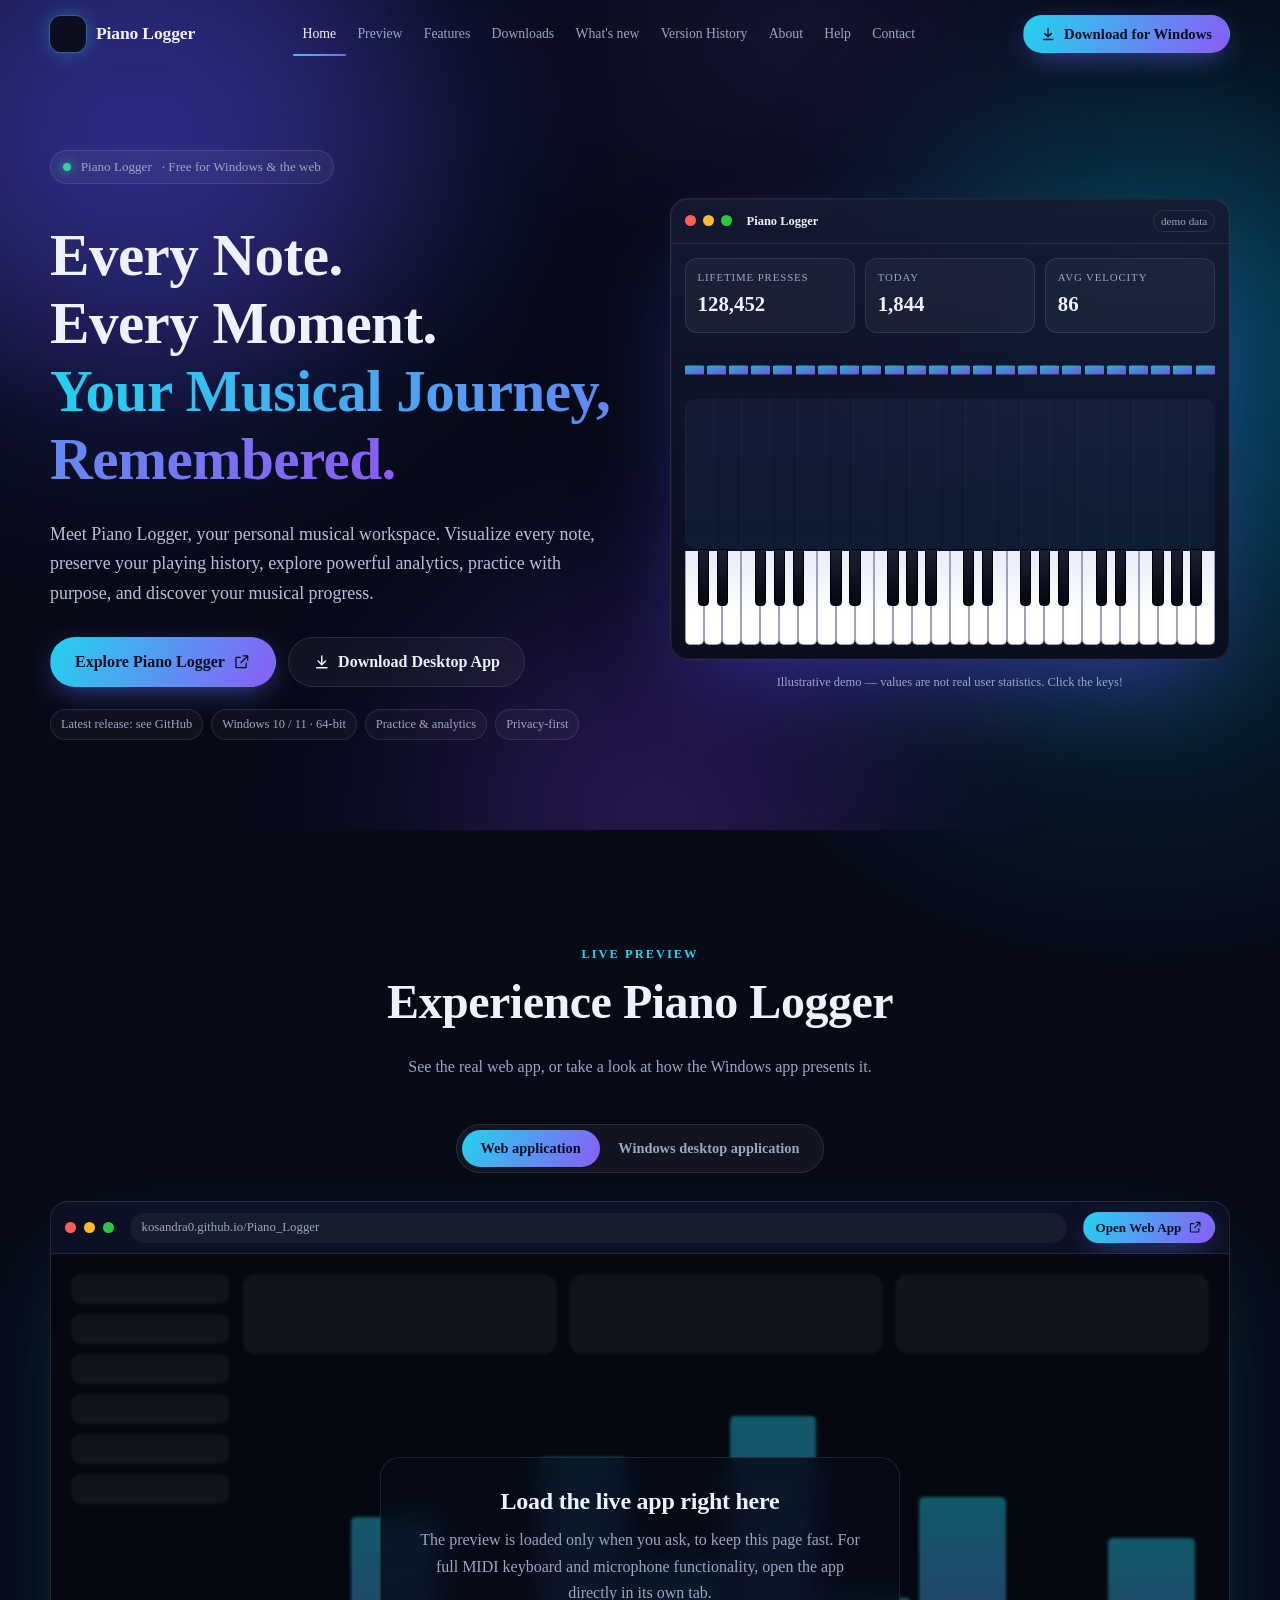
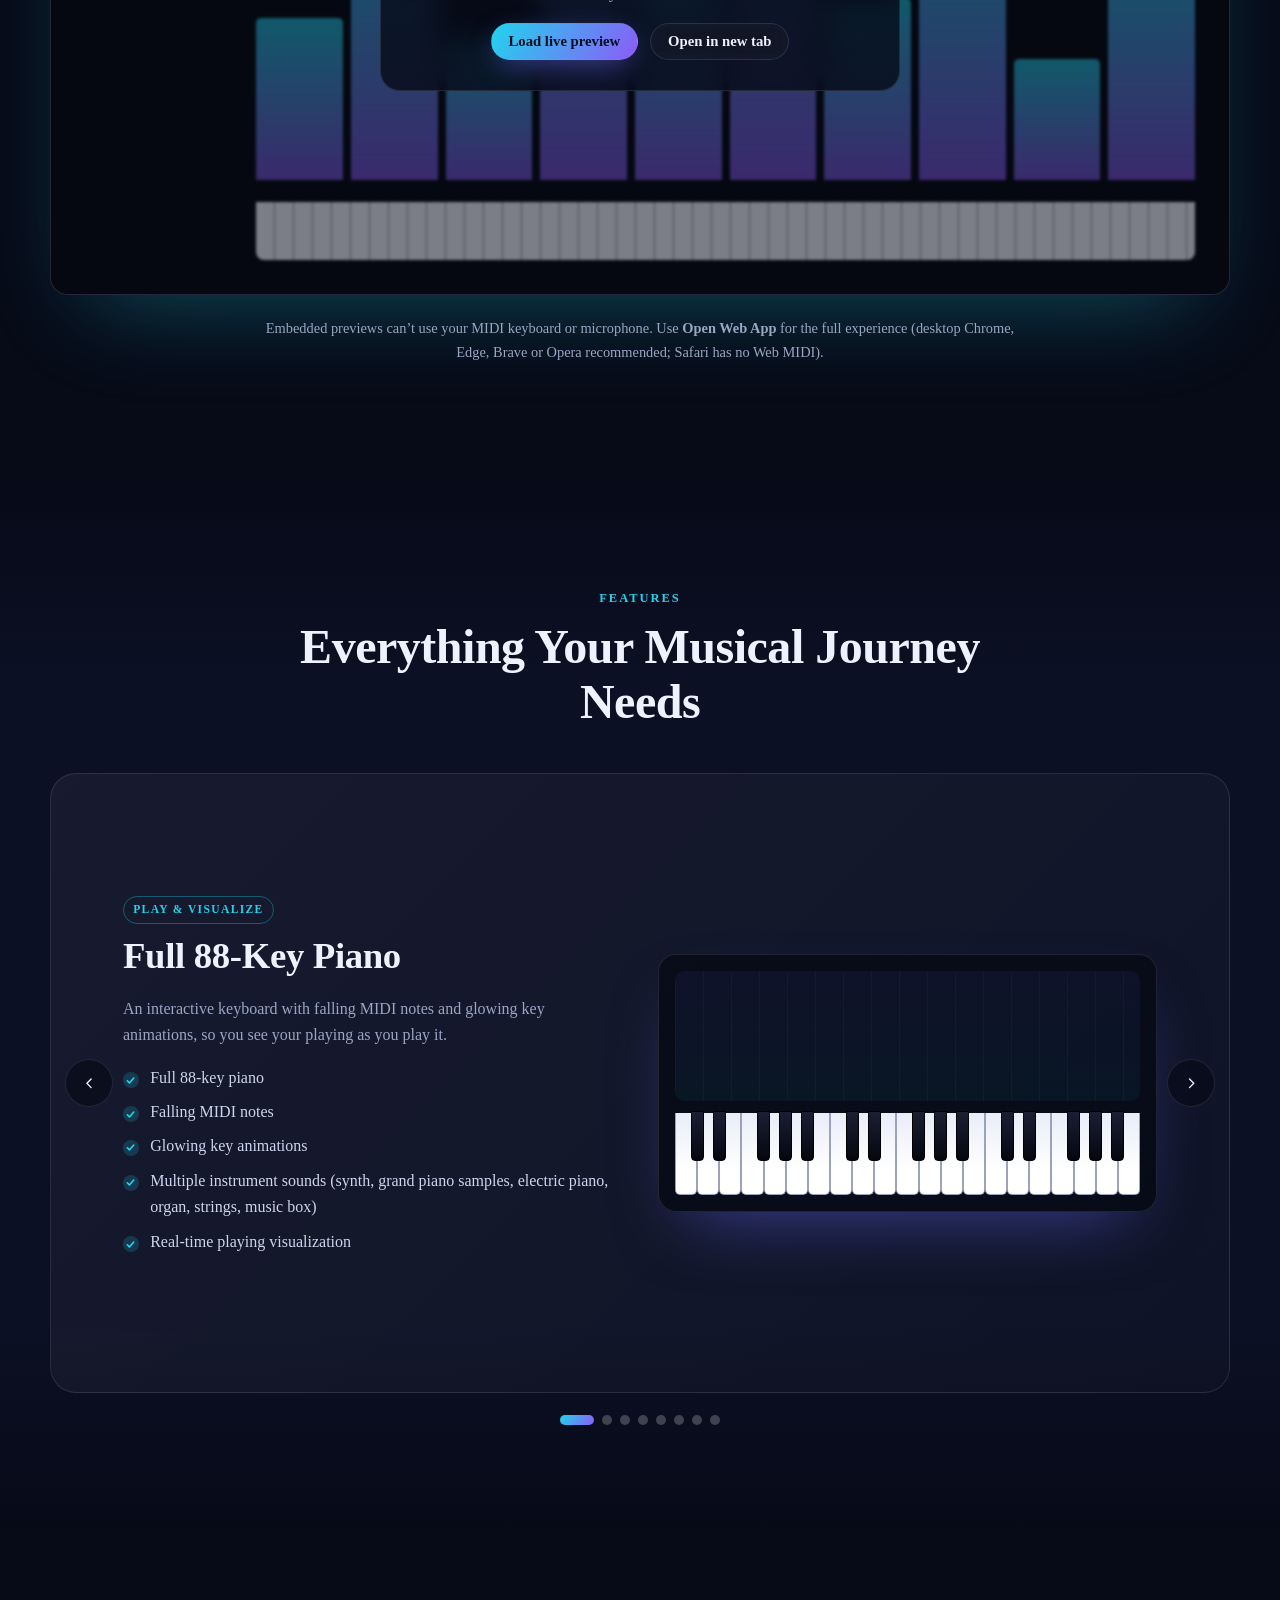
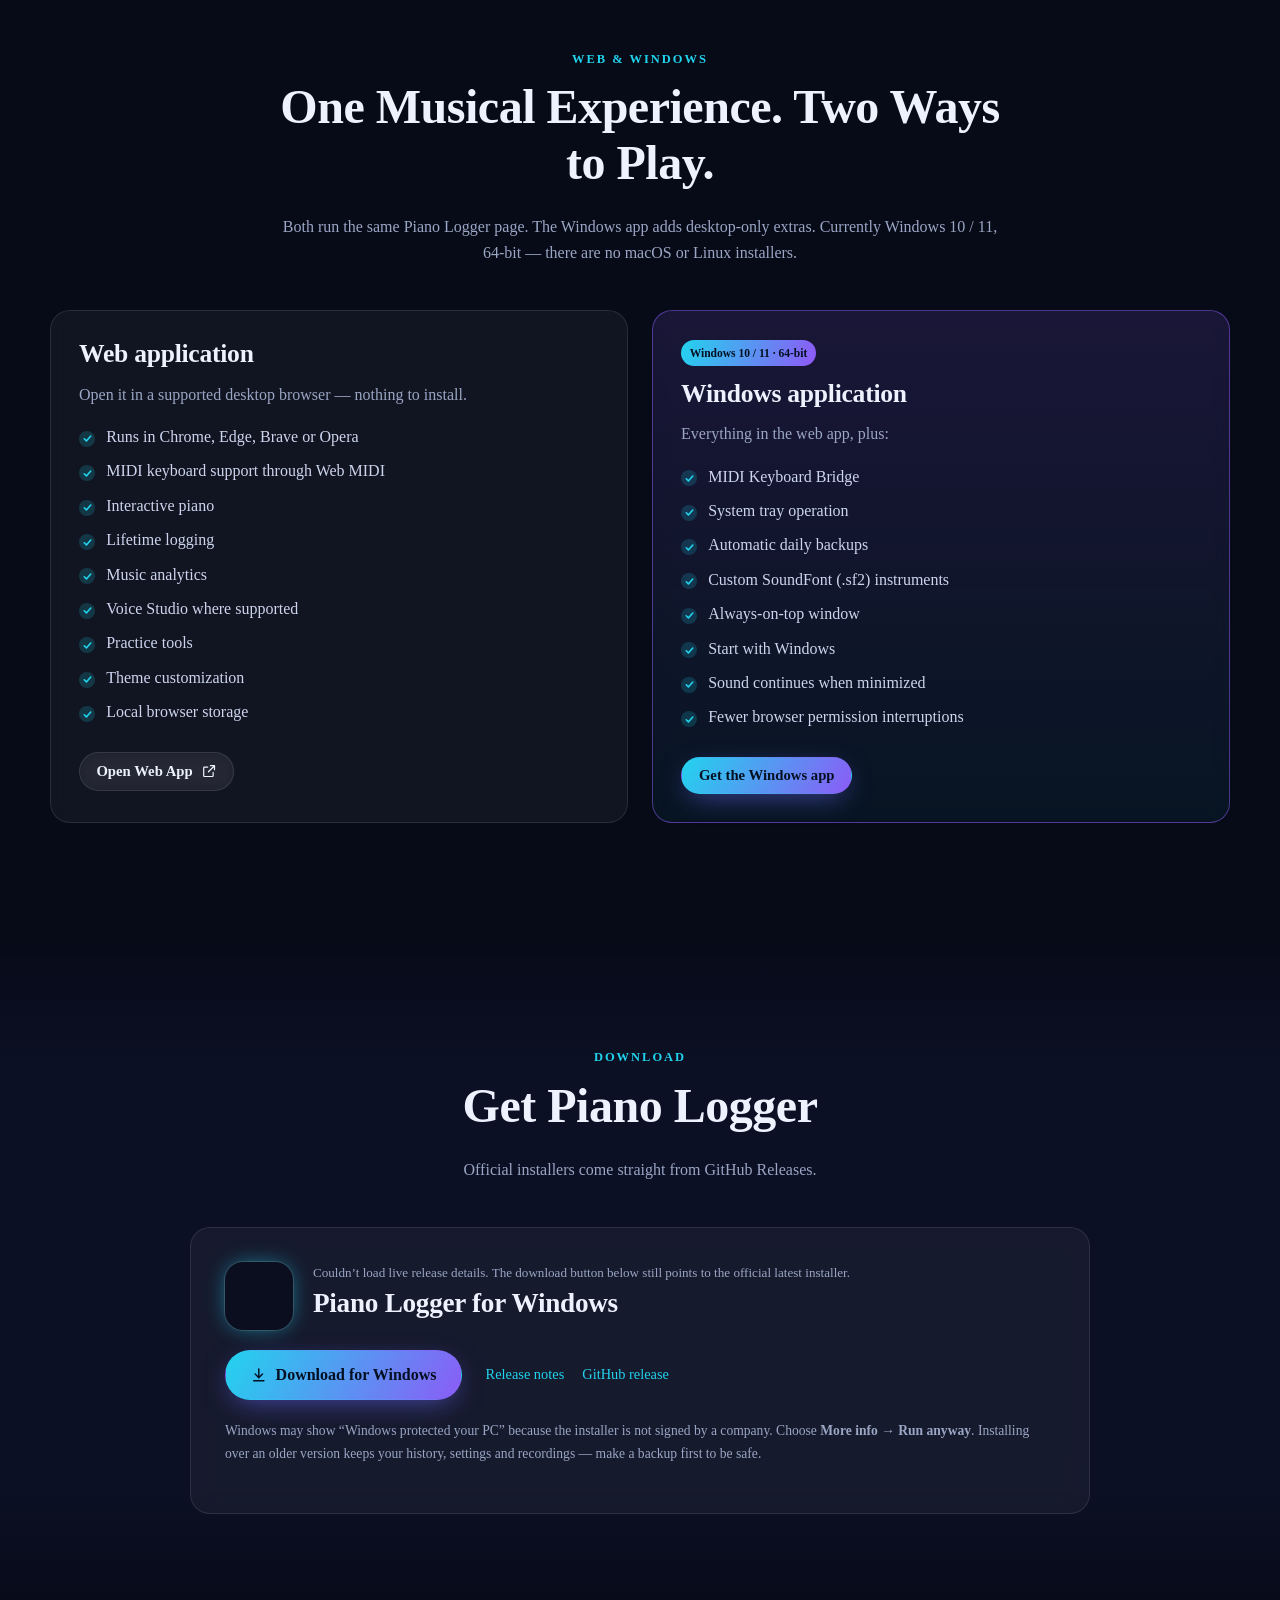
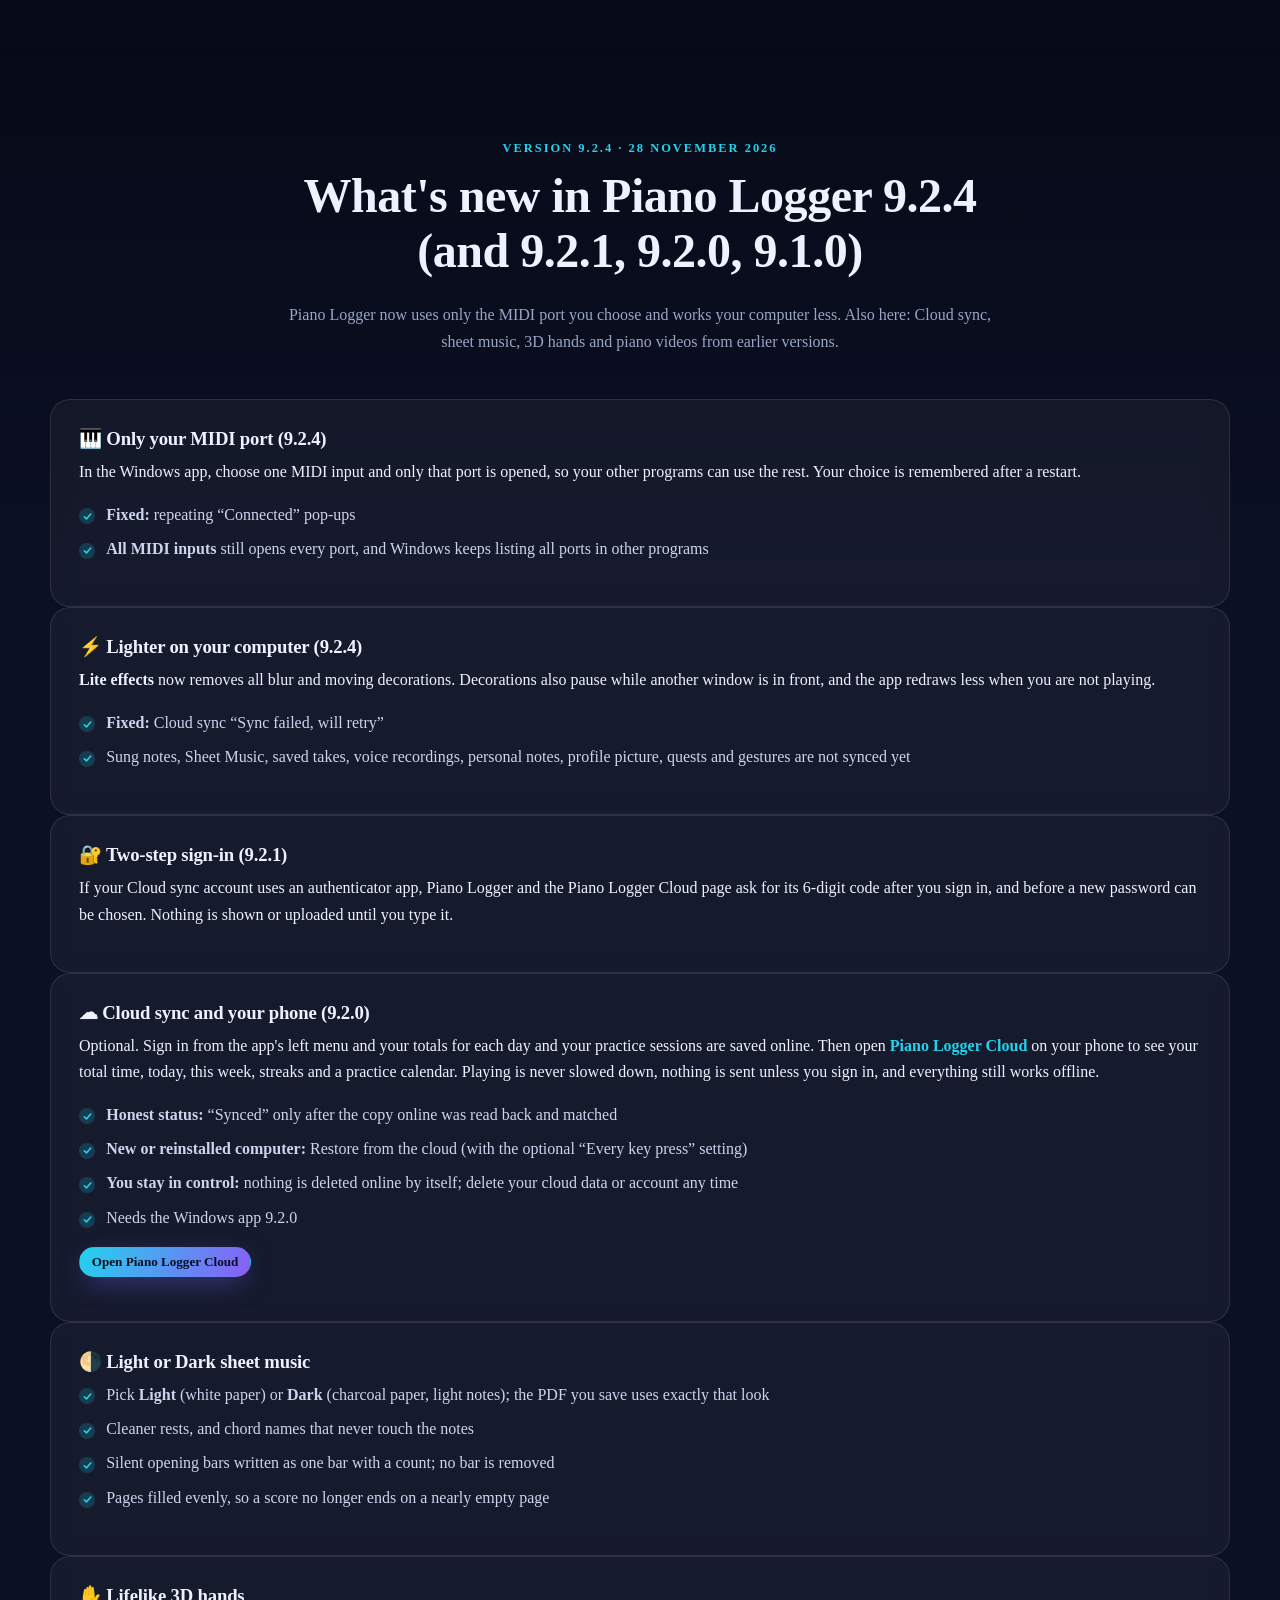
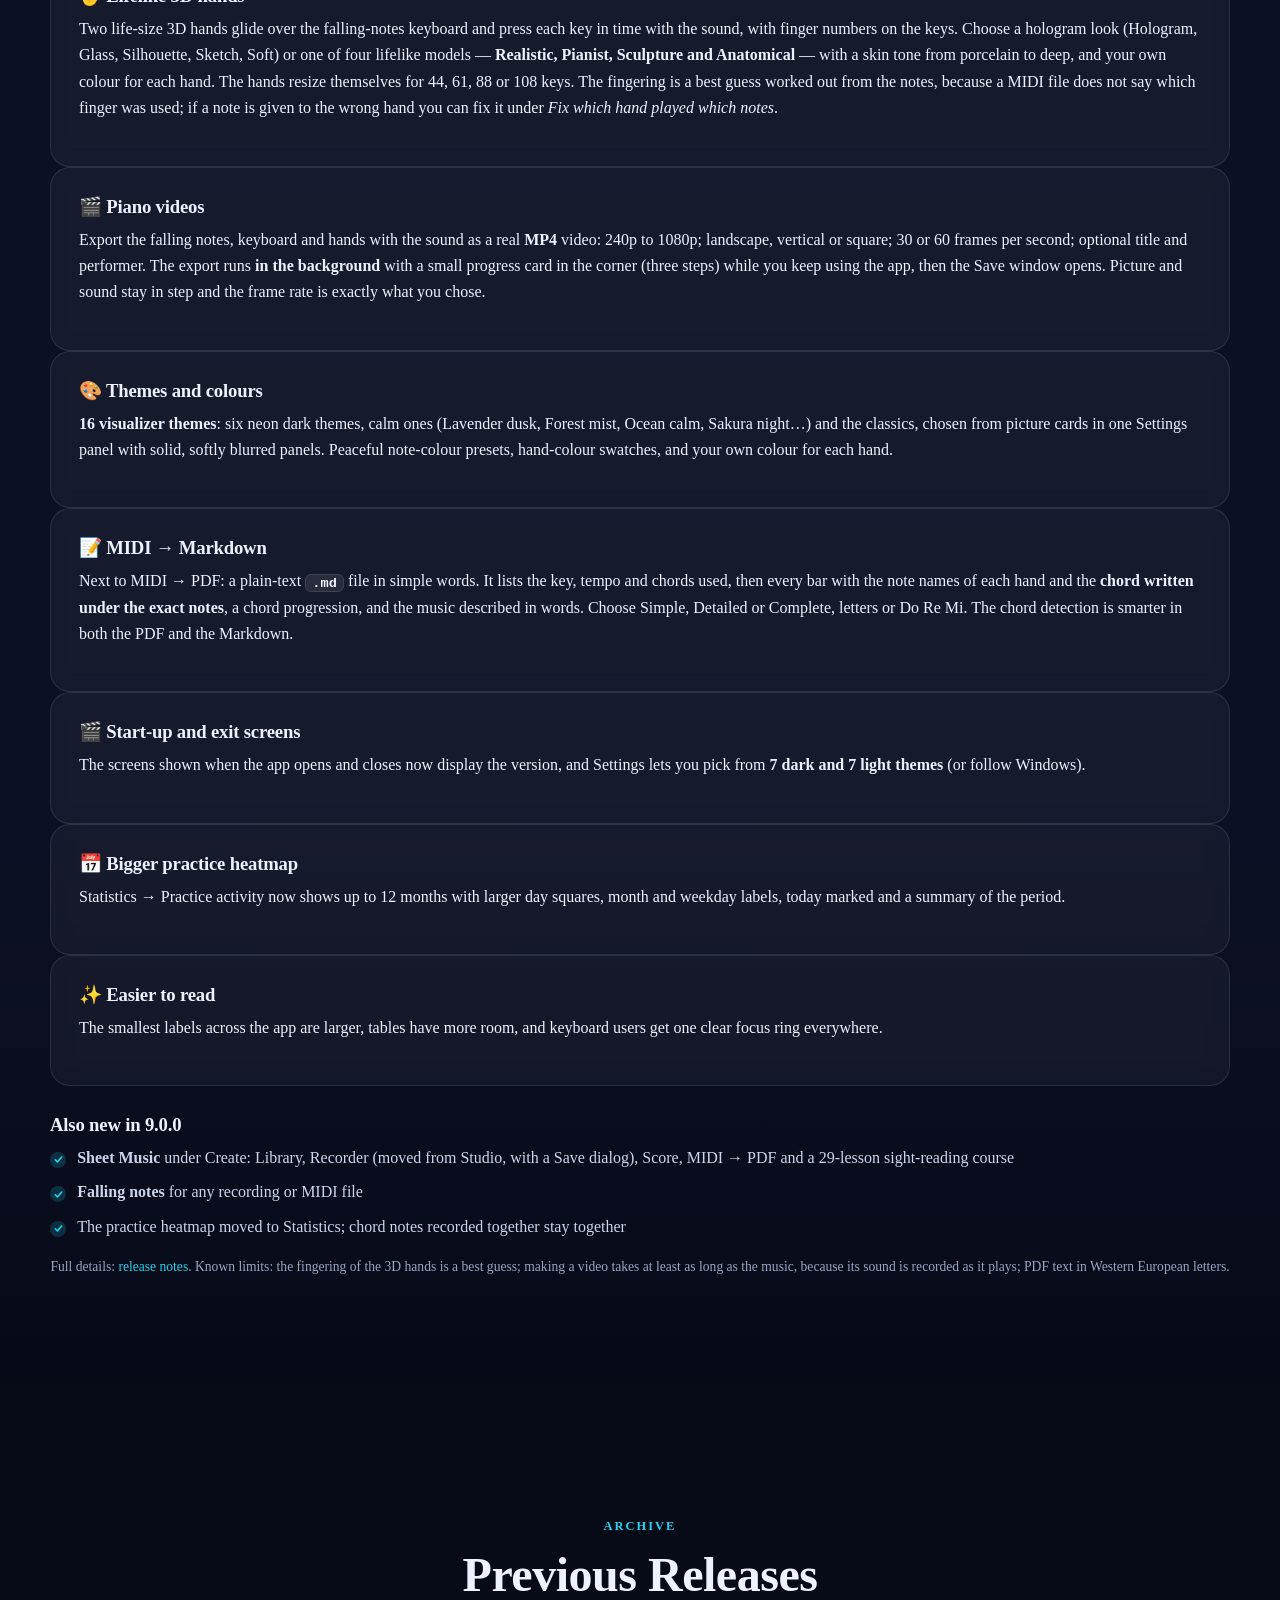
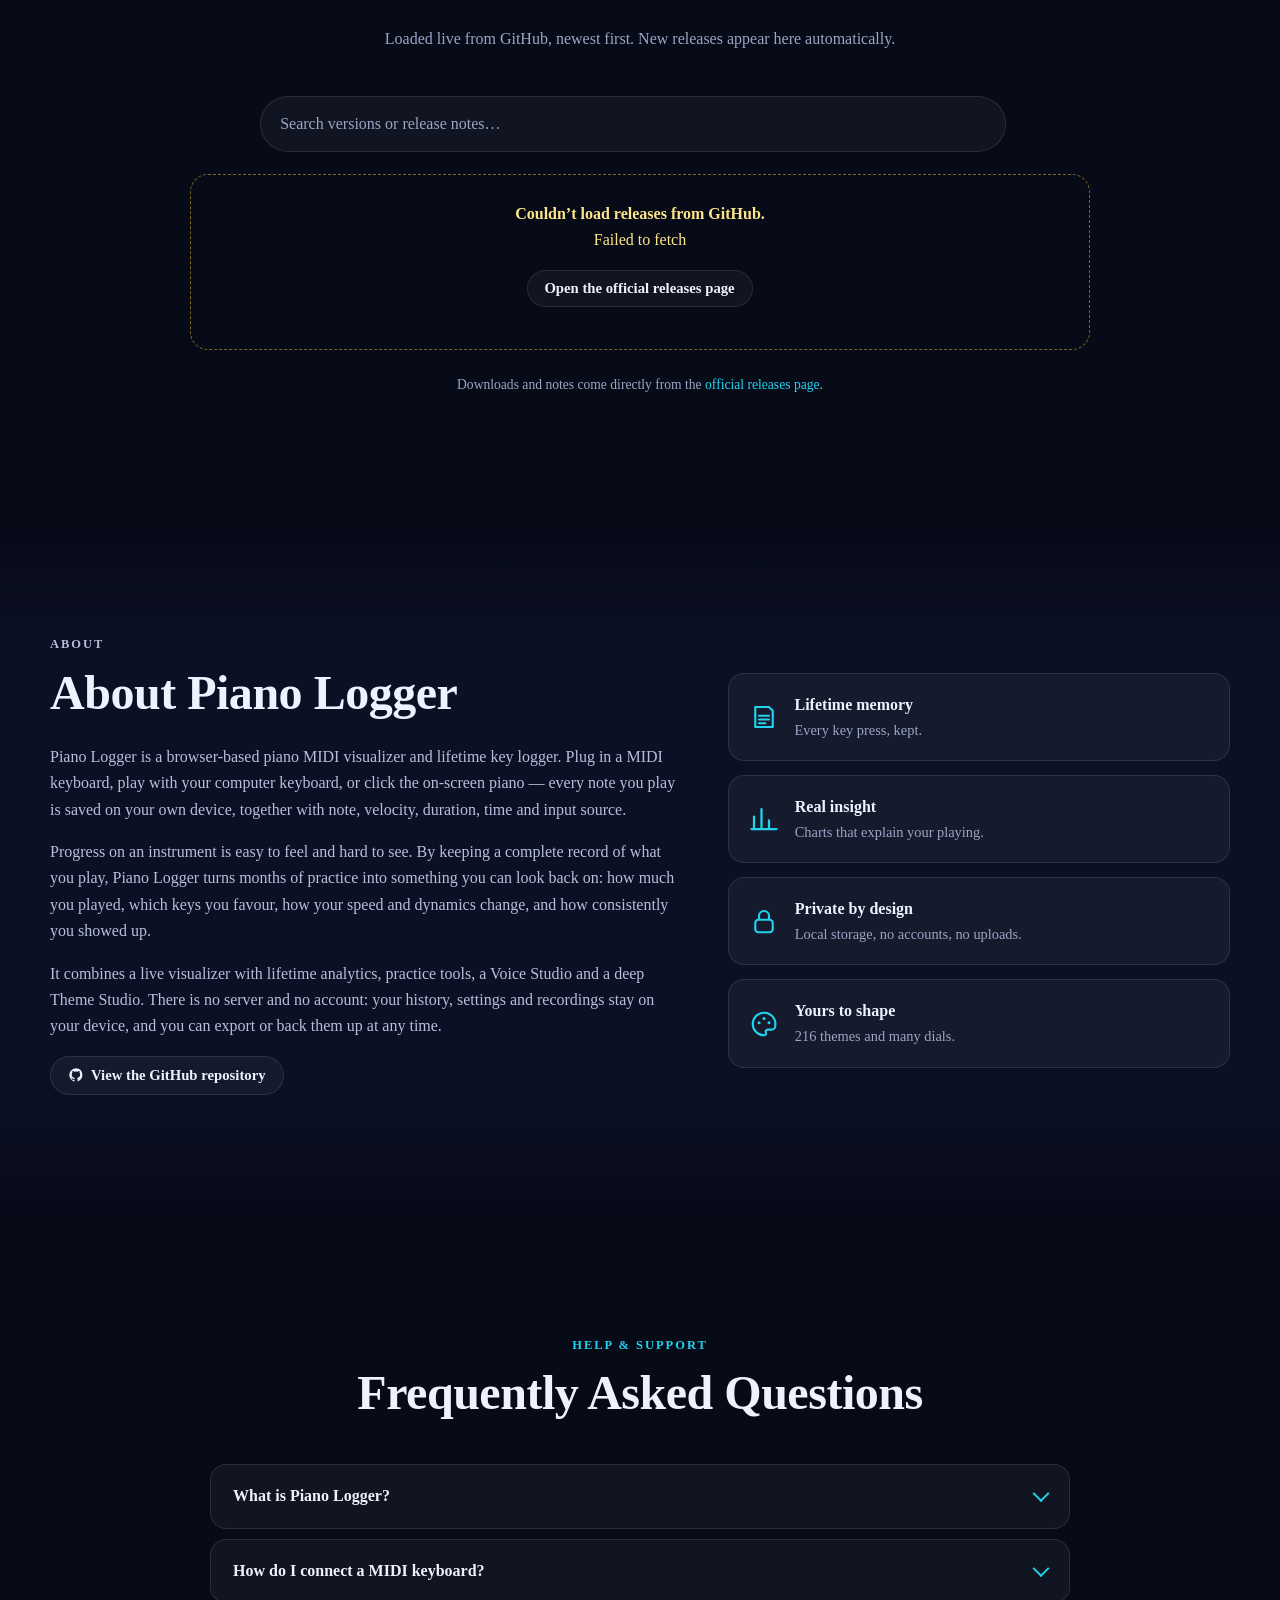
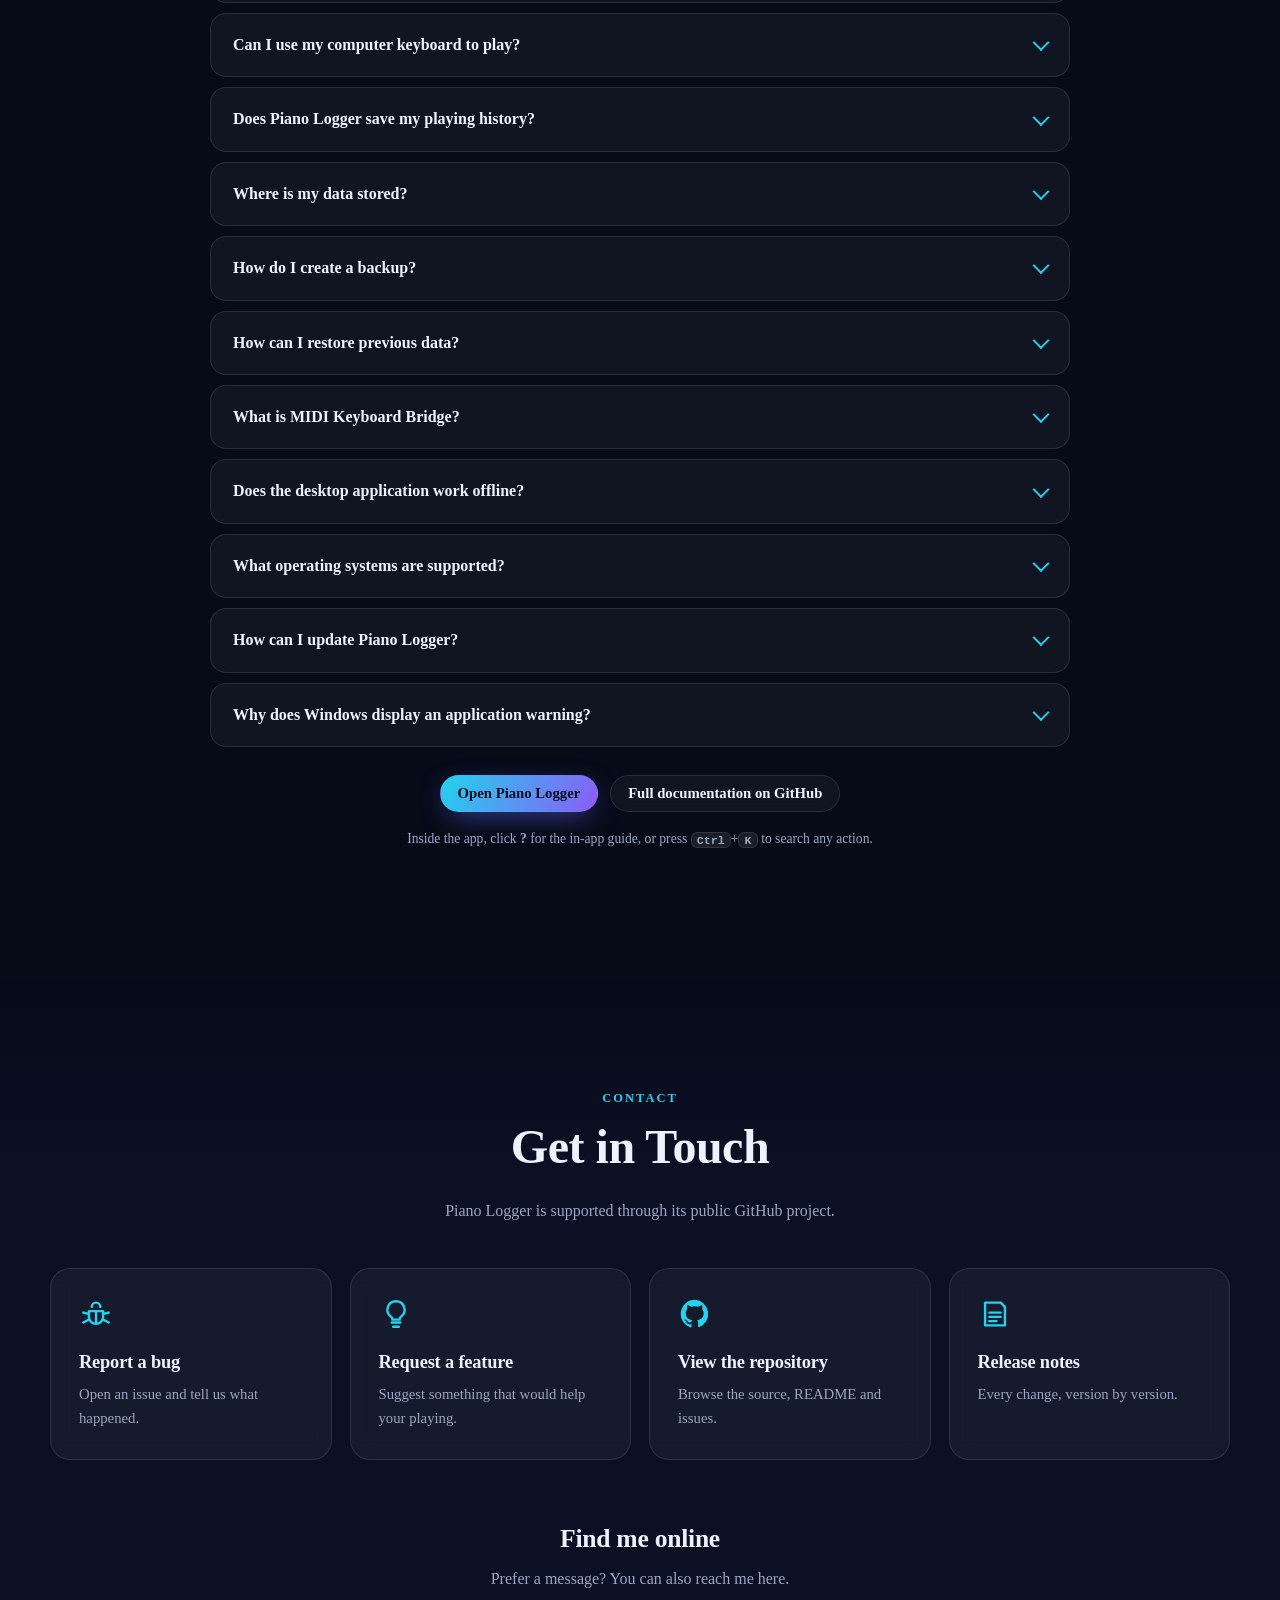
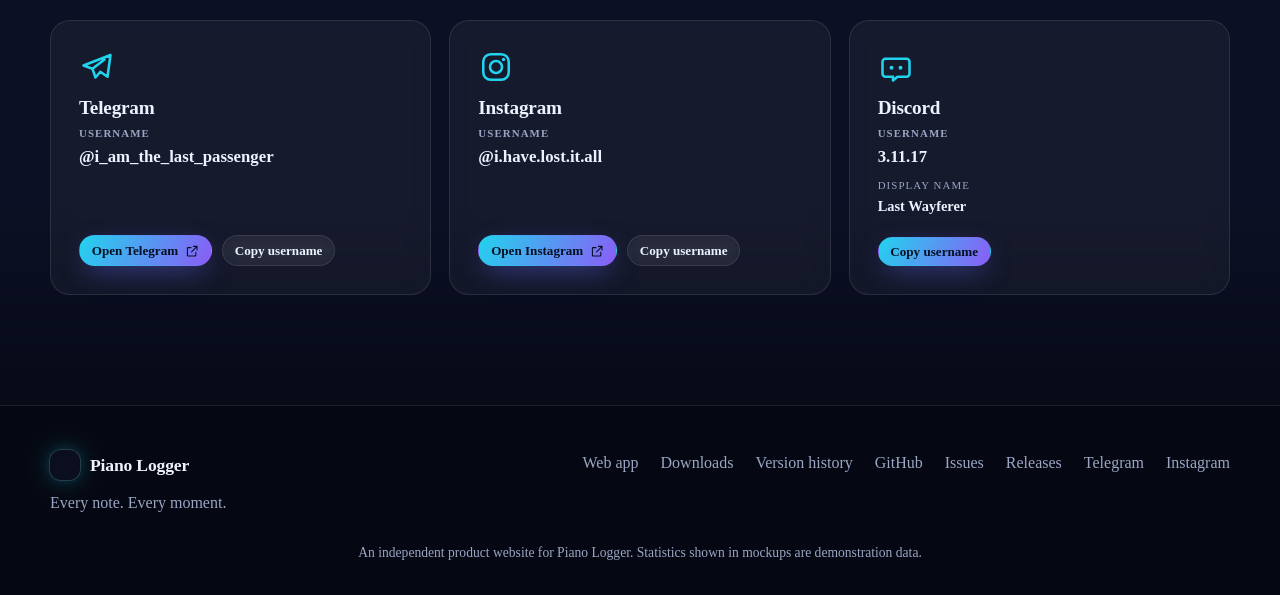
<file: index.html>
<!doctype html>
<html lang="en">
<head>
<meta charset="utf-8">
<meta name="viewport" content="width=device-width, initial-scale=1">
<title>Piano Logger — MIDI Visualizer, Lifetime Key Logger &amp; Practice Studio</title>
<meta name="description" content="Piano Logger is a piano MIDI visualizer and lifetime key logger with analytics, practice tools, Voice Studio and a Windows app. Your data stays on your device.">
<meta name="theme-color" content="#070b18">
<meta property="og:type" content="website">
<meta property="og:title" content="Piano Logger — Every Note. Every Moment.">
<meta property="og:description" content="Visualize every note, preserve your playing history, explore analytics and practice with purpose. Free web app and Windows app.">
<meta name="twitter:card" content="summary">
<link rel="icon" href="favicon.svg" type="image/svg+xml">
<link rel="stylesheet" href="css/styles.css">
</head>
<body>
<a class="skip" href="#home">Skip to content</a>

<svg width="0" height="0" style="position:absolute" aria-hidden="true">
  <defs>
    <linearGradient id="lg" x1="0" y1="0" x2="1" y2="1"><stop offset="0" stop-color="#22d3ee"/><stop offset="1" stop-color="#8b5cf6"/></linearGradient>
    <symbol id="i-logo" viewBox="0 0 64 64"><rect x="6" y="8" width="52" height="48" rx="10" fill="url(#lg)"/><g fill="#fff"><rect x="12" y="15" width="8" height="34" rx="2.5"/><rect x="23" y="15" width="8" height="34" rx="2.5"/><rect x="34" y="15" width="8" height="34" rx="2.5"/><rect x="45" y="15" width="7" height="34" rx="2.5"/></g><g fill="#0a0e1f"><rect x="17" y="15" width="6" height="21" rx="2"/><rect x="28" y="15" width="6" height="21" rx="2"/><rect x="48" y="15" width="4" height="21" rx="2"/></g></symbol>
    <symbol id="i-piano" viewBox="0 0 24 24"><rect x="3" y="5" width="18" height="14" rx="2" fill="none" stroke="currentColor" stroke-width="1.7"/><path d="M8 5v8M12 5v14M16 5v8" stroke="currentColor" stroke-width="1.7" fill="none"/></symbol>
    <symbol id="i-log" viewBox="0 0 24 24"><path d="M5 4h11l3 3v13H5z M8 11h8M8 14h8M8 17h5" fill="none" stroke="currentColor" stroke-width="1.7" stroke-linejoin="round" stroke-linecap="round"/></symbol>
    <symbol id="i-chart" viewBox="0 0 24 24"><path d="M4 20V10M10 20V4M16 20v-7M22 20H2" fill="none" stroke="currentColor" stroke-width="1.8" stroke-linecap="round"/></symbol>
    <symbol id="i-mic" viewBox="0 0 24 24"><rect x="9" y="3" width="6" height="11" rx="3" fill="none" stroke="currentColor" stroke-width="1.7"/><path d="M5 11a7 7 0 0 0 14 0M12 18v3" fill="none" stroke="currentColor" stroke-width="1.7" stroke-linecap="round"/></symbol>
    <symbol id="i-game" viewBox="0 0 24 24"><rect x="3" y="7" width="18" height="11" rx="4" fill="none" stroke="currentColor" stroke-width="1.7"/><path d="M8 10v5M5.5 12.5h5M16 11h.01M18 14h.01" stroke="currentColor" stroke-width="1.8" stroke-linecap="round" fill="none"/></symbol>
    <symbol id="i-ear" viewBox="0 0 24 24"><path d="M9 18a4 4 0 0 0 4-4c0-3 4-3 4-7a5 5 0 0 0-10 0M12 11a2 2 0 0 1 2-2" fill="none" stroke="currentColor" stroke-width="1.7" stroke-linecap="round"/></symbol>
    <symbol id="i-palette" viewBox="0 0 24 24"><path d="M12 3a9 9 0 1 0 0 18c1.5 0 2-1 1.5-2s0-2.5 1.5-2.5H18a3 3 0 0 0 3-3A9 9 0 0 0 12 3z" fill="none" stroke="currentColor" stroke-width="1.7"/><circle cx="8" cy="11" r="1.2" fill="currentColor"/><circle cx="12" cy="7.5" r="1.2" fill="currentColor"/><circle cx="16" cy="11" r="1.2" fill="currentColor"/></symbol>
    <symbol id="i-lock" viewBox="0 0 24 24"><rect x="5" y="11" width="14" height="10" rx="2.5" fill="none" stroke="currentColor" stroke-width="1.7"/><path d="M8 11V8a4 4 0 0 1 8 0v3" fill="none" stroke="currentColor" stroke-width="1.7"/></symbol>
    <symbol id="i-down" viewBox="0 0 24 24"><path d="M12 4v11M7 11l5 5 5-5M5 20h14" fill="none" stroke="currentColor" stroke-width="2" stroke-linecap="round" stroke-linejoin="round"/></symbol>
    <symbol id="i-ext" viewBox="0 0 24 24"><path d="M14 4h6v6M20 4l-9 9M18 14v5a1 1 0 0 1-1 1H5a1 1 0 0 1-1-1V7a1 1 0 0 1 1-1h5" fill="none" stroke="currentColor" stroke-width="1.8" stroke-linecap="round" stroke-linejoin="round"/></symbol>
    <symbol id="i-check" viewBox="0 0 24 24"><path d="M5 12.5l4.5 4.5L19 7" fill="none" stroke="currentColor" stroke-width="2.2" stroke-linecap="round" stroke-linejoin="round"/></symbol>
    <symbol id="i-bug" viewBox="0 0 24 24"><path d="M9 7a3 3 0 0 1 6 0M7 10h10v4a5 5 0 0 1-10 0zM3 11l4 1M21 11l-4 1M3 18l4-2M21 18l-4-2M12 10v9" fill="none" stroke="currentColor" stroke-width="1.7" stroke-linecap="round" stroke-linejoin="round"/></symbol>
    <symbol id="i-idea" viewBox="0 0 24 24"><path d="M9 18h6M10 21h4M12 3a6 6 0 0 0-3.5 10.9c.6.5 1 1.2 1 2.1h5c0-.9.4-1.6 1-2.1A6 6 0 0 0 12 3z" fill="none" stroke="currentColor" stroke-width="1.7" stroke-linecap="round" stroke-linejoin="round"/></symbol>
    <symbol id="i-git" viewBox="0 0 24 24"><path d="M12 2a10 10 0 0 0-3.2 19.5c.5.1.7-.2.7-.5v-1.8c-2.8.6-3.4-1.2-3.4-1.2-.5-1.2-1.1-1.5-1.1-1.5-.9-.6.1-.6.1-.6 1 .1 1.5 1 1.5 1 .9 1.5 2.3 1.1 2.9.8.1-.7.4-1.1.6-1.4-2.2-.3-4.600-1.100-4.600-5 0-1.100.4-2 1-2.700-.1-.3-.4-1.300.1-2.700 0 0 .8-.3 2.700 1a9.400 9.400 0 0 1 5 0c1.900-1.300 2.700-1 2.700-1 .5 1.400.2 2.400.1 2.700.6.700 1 1.600 1 2.700 0 3.900-2.400 4.700-4.600 5 .4.300.7.900.7 1.800v2.700c0 .3.200.6.700.5A10 10 0 0 0 12 2z" fill="currentColor"/></symbol>
    <symbol id="i-telegram" viewBox="0 0 24 24"><path d="M21 4L3 11l6 2.2L11 19l3.2-3.8L19 18.5z M9 13.2L17 7" fill="none" stroke="currentColor" stroke-width="1.7" stroke-linejoin="round" stroke-linecap="round"/></symbol>
    <symbol id="i-instagram" viewBox="0 0 24 24"><rect x="3.5" y="3.5" width="17" height="17" rx="5" fill="none" stroke="currentColor" stroke-width="1.7"/><circle cx="12" cy="12" r="4" fill="none" stroke="currentColor" stroke-width="1.7"/><circle cx="17" cy="7" r="1.1" fill="currentColor"/></symbol>
    <symbol id="i-discord" viewBox="0 0 24 24"><path d="M5 6.5h14a2 2 0 0 1 2 2v8a2 2 0 0 1-2 2h-6l-3 2.500v-2.500H5a2 2 0 0 1-2-2v-8a2 2 0 0 1 2-2z" fill="none" stroke="currentColor" stroke-width="1.7" stroke-linejoin="round"/><circle cx="9" cy="12.500" r="1.300" fill="currentColor"/><circle cx="15" cy="12.500" r="1.300" fill="currentColor"/></symbol>
    <symbol id="i-note" viewBox="0 0 24 24"><path d="M9 18V6l10-2v12M9 18a3 3 0 1 1-3-3 3 3 0 0 1 3 3zM19 16a3 3 0 1 1-3-3 3 3 0 0 1 3 3z" fill="none" stroke="currentColor" stroke-width="1.7" stroke-linejoin="round"/></symbol>
  </defs>
</svg>

<header class="nav" id="nav">
  <div class="wrap nav-in">
    <a class="brand" href="#home" aria-label="Piano Logger home"><span class="logo-vid" aria-hidden="true"><video src="assets/logo-wave.mp4" autoplay muted loop playsinline preload="auto"></video></span><span>Piano Logger</span></a>
    <nav class="links" id="links" aria-label="Main">
      <span class="indicator" id="indicator" aria-hidden="true"></span>
      <a href="#home">Home</a>
      <a href="#preview">Preview</a>
      <a href="#features">Features</a>
      <a href="#downloads">Downloads</a>
      <a href="#whats-new">What's new</a>
      <a href="#versions">Version History</a>
      <a href="#about">About</a>
      <a href="#help">Help</a>
      <a href="#contact">Contact</a>
      <div class="links-cta">
        <a class="btn btn-ghost" href="https://kosandra0.github.io/Piano_Logger/" target="_blank" rel="noopener">Open Web App</a>
        <a class="btn btn-primary" href="https://github.com/kosandra0/Piano_Logger/releases/latest/download/Piano-Logger-Setup.exe">Download for Windows</a>
      </div>
    </nav>
    <div class="nav-cta">
      <a class="btn btn-ghost" href="https://kosandra0.github.io/Piano_Logger/" target="_blank" rel="noopener">Open Web App</a>
      <a class="btn btn-primary" href="https://github.com/kosandra0/Piano_Logger/releases/latest/download/Piano-Logger-Setup.exe"><svg class="ic"><use href="#i-down"/></svg>Download for Windows</a>
    </div>
    <button class="burger" id="burger" aria-label="Open menu" aria-expanded="false" aria-controls="links"><span></span><span></span><span></span></button>
  </div>
</header>

<main>
<!-- HERO -->
<section class="hero" id="home" data-section>
  <div class="glow g1"></div><div class="glow g2"></div><div class="glow g3"></div>
  <div class="floaters" aria-hidden="true"><svg><use href="#i-note"/></svg><svg><use href="#i-note"/></svg><svg><use href="#i-note"/></svg><svg><use href="#i-note"/></svg><svg><use href="#i-note"/></svg></div>
  <div class="wrap hero-grid">
    <div class="hero-copy">
      <p class="eyebrow reveal"><span class="dot"></span><span id="hero-ver">Piano Logger</span> · Free for Windows &amp; the web</p>
      <h1 class="reveal d1">Every Note.<br>Every Moment.<br><span class="grad">Your Musical Journey, Remembered.</span></h1>
      <p class="lead reveal d2">Meet Piano Logger, your personal musical workspace. Visualize every note, preserve your playing history, explore powerful analytics, practice with purpose, and discover your musical progress.</p>
      <div class="cta reveal d3">
        <a class="btn btn-primary btn-lg" href="https://kosandra0.github.io/Piano_Logger/" target="_blank" rel="noopener">Explore Piano Logger <svg class="ic"><use href="#i-ext"/></svg></a>
        <a class="btn btn-ghost btn-lg" href="https://github.com/kosandra0/Piano_Logger/releases/latest/download/Piano-Logger-Setup.exe"><svg class="ic"><use href="#i-down"/></svg>Download Desktop App</a>
      </div>
      <ul class="pills reveal d4">
        <li id="hero-release">Latest release: loading…</li>
        <li>Windows 10 / 11 · 64-bit</li>
        <li>Practice &amp; analytics</li>
        <li>Privacy-first</li>
      </ul>
    </div>

    <div class="hero-art reveal d2" aria-label="Animated illustration of the Piano Logger interface (demonstration data)">
      <div class="app-window">
        <div class="titlebar"><span class="tl r"></span><span class="tl y"></span><span class="tl g"></span><b>Piano Logger</b><em>demo data</em></div>
        <div class="stats">
          <div class="stat"><small>Lifetime presses</small><strong id="liveLife" data-count="128450">0</strong></div>
          <div class="stat"><small>Today</small><strong id="liveToday" data-count="1842">0</strong></div>
          <div class="stat"><small>Avg velocity</small><strong data-count="86">0</strong></div>
        </div>
        <div class="wave" aria-hidden="true"><i></i><i></i><i></i><i></i><i></i><i></i><i></i><i></i><i></i><i></i><i></i><i></i><i></i><i></i><i></i><i></i><i></i><i></i><i></i><i></i><i></i><i></i><i></i><i></i></div>
        <div class="roll" id="heroFall" aria-hidden="true"></div>
        <div class="kb" id="heroKb" role="group" aria-label="Playable demo piano keys"></div>
      </div>
      <p class="caption">Illustrative demo — values are not real user statistics. Click the keys!</p>
    </div>
  </div>
</section>

<!-- PREVIEW -->
<section class="sec" id="preview" data-section>
  <div class="wrap">
    <header class="sec-head reveal"><p class="kicker">Live preview</p><h2>Experience Piano Logger</h2><p>See the real web app, or take a look at how the Windows app presents it.</p></header>
    <div class="seg reveal" role="tablist" aria-label="Preview mode">
      <button role="tab" id="tab-web" aria-selected="true" aria-controls="pane-web" class="on">Web application</button>
      <button role="tab" id="tab-desk" aria-selected="false" aria-controls="pane-desk" tabindex="-1">Windows desktop application</button>
      <span class="seg-bg" aria-hidden="true"></span>
    </div>

    <div class="pane on" id="pane-web" role="tabpanel" aria-labelledby="tab-web">
      <div class="browser">
        <div class="bar"><span class="tl r"></span><span class="tl y"></span><span class="tl g"></span><div class="url">kosandra0.github.io/Piano_Logger</div>
          <a class="btn btn-primary btn-sm" href="https://kosandra0.github.io/Piano_Logger/" target="_blank" rel="noopener">Open Web App <svg class="ic"><use href="#i-ext"/></svg></a></div>
        <div class="frame" id="frame">
          <div class="frame-cover" id="frameCover">
            <div class="mini-ui" aria-hidden="true">
              <div class="side"><i></i><i></i><i></i><i></i><i></i><i></i></div>
              <div class="main"><div class="row"><b></b><b></b><b></b></div><div class="chart"><i style="--h:40%"></i><i style="--h:65%"></i><i style="--h:35%"></i><i style="--h:80%"></i><i style="--h:55%"></i><i style="--h:90%"></i><i style="--h:45%"></i><i style="--h:70%"></i><i style="--h:30%"></i><i style="--h:60%"></i></div><div class="kb2"></div></div>
            </div>
            <div class="cover-msg">
              <h3>Load the live app right here</h3>
              <p>The preview is loaded only when you ask, to keep this page fast. For full MIDI keyboard and microphone functionality, open the app directly in its own tab.</p>
              <div class="cta"><button class="btn btn-primary" id="loadFrame">Load live preview</button><a class="btn btn-ghost" href="https://kosandra0.github.io/Piano_Logger/" target="_blank" rel="noopener">Open in new tab</a></div>
            </div>
          </div>
        </div>
      </div>
      <p class="note">Embedded previews can’t use your MIDI keyboard or microphone. Use <strong>Open Web App</strong> for the full experience (desktop Chrome, Edge, Brave or Opera recommended; Safari has no Web MIDI).</p>
    </div>

    <div class="pane" id="pane-desk" role="tabpanel" aria-labelledby="tab-desk" hidden>
      <div class="desk-grid">
        <div class="app-window big">
          <div class="titlebar win"><span class="appico"><svg><use href="#i-logo"/></svg></span><b>Piano Logger</b><span class="wc"><i>–</i><i>▢</i><i>✕</i></span></div>
          <div class="desk-body">
            <aside class="side2"><u class="act">Overview</u><u>History</u><u>Statistics</u><u>Studio</u><u>Practice</u><u>Voice Studio</u><u>MIDI Bridge</u><u>Themes</u></aside>
            <div class="desk-main">
              <div class="stats"><div class="stat"><small>Lifetime presses</small><strong>128,450</strong></div><div class="stat"><small>Sessions</small><strong>312</strong></div><div class="stat"><small>Most played</small><strong>C4</strong></div></div>
              <div class="chart wide"><i style="--h:30%"></i><i style="--h:55%"></i><i style="--h:42%"></i><i style="--h:75%"></i><i style="--h:60%"></i><i style="--h:92%"></i><i style="--h:48%"></i><i style="--h:68%"></i><i style="--h:38%"></i><i style="--h:80%"></i><i style="--h:52%"></i><i style="--h:64%"></i></div>
              <small class="demo" aria-hidden="true">live demo notes · not real data</small>
              <div class="roll desk-roll" id="deskFall" aria-hidden="true"></div>
              <div class="kb" id="deskKb" role="group" aria-label="Demo piano keys"></div>
            </div>
          </div>
        </div>
        <ul class="desk-feats stag reveal">
          <li><svg class="ic"><use href="#i-game"/></svg><div><b>MIDI Keyboard Bridge</b><span>Turns MIDI notes into computer-keyboard key presses for games such as Roblox Virtual Piano.</span></div></li>
          <li><svg class="ic"><use href="#i-piano"/></svg><div><b>System tray mode</b><span>Keep logging in the tray with very little memory after you close the window.</span></div></li>
          <li><svg class="ic"><use href="#i-lock"/></svg><div><b>Automatic daily backups</b><span>Saved into <code>Documents\Piano Logger Backups</code> (newest 30 kept).</span></div></li>
          <li><svg class="ic"><use href="#i-note"/></svg><div><b>SoundFont instruments</b><span>Load your own .sf2 instruments; sound keeps playing when minimized.</span></div></li>
          <li><svg class="ic"><use href="#i-check"/></svg><div><b>Always on top · Start with Windows</b><span>Plus no MIDI or microphone permission pop-ups.</span></div></li>
        </ul>
      </div>
      <p class="note">This is an <strong>illustrative HTML/CSS representation</strong> of the desktop layout with demonstration data — not a screenshot of the real application. The Windows app shows the same Piano Logger page in its own window.</p>
    </div>
  </div>
</section>

<!-- FEATURES -->
<section class="sec alt" id="features" data-section>
  <div class="wrap">
    <header class="sec-head reveal"><p class="kicker">Features</p><h2>Everything Your Musical Journey Needs</h2></header>
    <div class="carousel reveal" id="carousel" aria-roledescription="carousel" aria-label="Feature showcase" tabindex="0">
      <div class="track" id="track">

        <article class="slide" aria-roledescription="slide" aria-label="1 of 8">
          <div class="s-copy"><span class="tag">Play &amp; visualize</span><h3>Full 88-Key Piano</h3><p>An interactive keyboard with falling MIDI notes and glowing key animations, so you see your playing as you play it.</p>
          <ul class="ticks"><li>Full 88-key piano</li><li>Falling MIDI notes</li><li>Glowing key animations</li><li>Multiple instrument sounds (synth, grand piano samples, electric piano, organ, strings, music box)</li><li>Real-time playing visualization</li></ul></div>
          <div class="s-art"><div class="mock"><div class="roll mini" data-fall></div><div class="kb" data-kb></div></div></div>
        </article>

        <article class="slide" aria-roledescription="slide" aria-label="2 of 8">
          <div class="s-copy"><span class="tag">Remember everything</span><h3>Lifetime Key Logging</h3><p>Every key press is saved on your own device, so your history keeps growing for as long as you play.</p>
          <ul class="ticks"><li>Lifetime press count</li><li>Playing history with timestamps</li><li>Note duration and velocity</li><li>Input source (MIDI, PC keyboard, on-screen)</li><li>Session tracking</li></ul></div>
          <div class="s-art"><div class="mock log"><div class="lr h"><span>Time</span><span>Note</span><span>Vel</span><span>Hold</span><span>Source</span></div>
            <div class="lr"><span>20:27:29</span><span>C4</span><span>92</span><span>0.31 s</span><span>MIDI</span></div>
            <div class="lr"><span>20:27:30</span><span>E4</span><span>88</span><span>0.28 s</span><span>MIDI</span></div>
            <div class="lr"><span>20:27:30</span><span>G4</span><span>85</span><span>0.29 s</span><span>MIDI</span></div>
            <div class="lr"><span>20:27:32</span><span>A3</span><span>64</span><span>0.74 s</span><span>PC key</span></div>
            <div class="lr"><span>20:27:35</span><span>D5</span><span>101</span><span>0.12 s</span><span>On-screen</span></div>
            <div class="big-num"><small>Lifetime presses (demo)</small><strong>128,450</strong></div></div></div>
        </article>

        <article class="slide" aria-roledescription="slide" aria-label="3 of 8">
          <div class="s-copy"><span class="tag">Insight</span><h3>Advanced Music Analytics</h3><p>Dashboards that turn raw presses into a picture of how you play and how you are improving.</p>
          <ul class="ticks"><li>Lifetime statistics</li><li>Per-key statistics</li><li>Velocity analysis</li><li>Playing speed</li><li>Activity charts</li><li>Hand-balance insights</li><li>Year in Review image</li></ul></div>
          <div class="s-art"><div class="mock dash"><div class="stats"><div class="stat"><small>Keys used</small><strong>72</strong></div><div class="stat"><small>Avg speed</small><strong id="liveSpeed">4.2/s</strong></div></div>
            <div class="chart"><i style="--h:25%"></i><i style="--h:45%"></i><i style="--h:70%"></i><i style="--h:55%"></i><i style="--h:88%"></i><i style="--h:60%"></i><i style="--h:40%"></i><i style="--h:75%"></i><i style="--h:50%"></i><i style="--h:35%"></i><i style="--h:65%"></i><i style="--h:82%"></i></div>
            <div class="hands"><span>Left hand <b>46%</b></span><div class="bar2"><i style="width:46%"></i></div><span>Right hand <b>54%</b></span></div><small class="demo">demo data</small></div></div>
        </article>

        <article class="slide" aria-roledescription="slide" aria-label="4 of 8">
          <div class="s-copy"><span class="tag">Sing &amp; speak</span><h3>Voice Studio</h3><p>Hear your own voice with effects, or turn the melody you sing or hum into instruments in real time.</p>
          <ul class="ticks"><li>Voice passthrough with reverb, echo and noise suppression</li><li>Voice-to-instrument conversion</li><li>Real-time pitch tracking</li><li>10 instruments, including piano, violin, cello, flute and synth</li><li>Recording and .wav export</li><li>Voice activity tracking (times only — never sound)</li></ul></div>
          <div class="s-art"><div class="mock voice"><div class="wave big" aria-hidden="true"><i></i><i></i><i></i><i></i><i></i><i></i><i></i><i></i><i></i><i></i><i></i><i></i><i></i><i></i><i></i><i></i><i></i><i></i><i></i><i></i><i></i><i></i><i></i><i></i><i></i><i></i><i></i><i></i></div>
            <div class="chips"><span class="on">Grand Piano</span><span>Violin</span><span>Cello</span><span>Flute</span><span>Synth Lead</span><span>Organ</span></div><div class="pitch">Detected: <b>A3</b> · 220 Hz</div></div></div>
        </article>

        <article class="slide" aria-roledescription="slide" aria-label="5 of 8">
          <div class="s-copy"><span class="tag tag-desk">Windows app only</span><h3>MIDI Keyboard Bridge</h3><p>Play Roblox Virtual Piano and other games with your MIDI keyboard. Notes become ordinary computer-keyboard key presses, sent only to the window you choose and only while it is in front.</p>
          <ul class="ticks"><li>MIDI-to-keyboard conversion (full 88-key Roblox layout included)</li><li>Mapping studio with learn mode</li><li>Custom profiles, octave / transpose, split keyboard</li><li>Sustain support</li><li>Live monitor with measured latency</li><li>Emergency stop: <kbd>Ctrl</kbd>+<kbd>Alt</kbd>+<kbd>End</kbd></li></ul>
          <p class="fine">On the website the Bridge shows a preview of the keys only. It never touches game files or memory.</p></div>
          <div class="s-art"><div class="mock bridge"><div class="map"><div><kbd>C4</kbd><i>→</i><kbd>t</kbd></div><div><kbd>D4</kbd><i>→</i><kbd>y</kbd></div><div><kbd>E4</kbd><i>→</i><kbd>u</kbd></div><div><kbd>C2</kbd><i>→</i><kbd>Ctrl+1</kbd></div></div>
            <div class="status"><span class="live"></span> Target: Roblox · Live</div><button class="btn estop" tabindex="-1" aria-hidden="true">Emergency stop</button><small class="demo">illustrative</small></div></div>
        </article>

        <article class="slide" aria-roledescription="slide" aria-label="6 of 8">
          <div class="s-copy"><span class="tag">Grow</span><h3>Practice &amp; Ear Training</h3><p>Learn songs, train your ear and capture ideas, all in the same workspace.</p>
          <ul class="ticks"><li>Practice songs from .mid files</li><li>Play-along or “wait for me” modes</li><li>Hand and part selection</li><li>Playback speed control</li><li>Recorder with MIDI export</li><li>Metronome with timing analysis</li><li>Ear training</li></ul></div>
          <div class="s-art"><div class="mock prac"><div class="roll mini" data-fall></div><div class="ctrl"><span class="on">Wait for me</span><span>Play-along</span><span>Right hand</span></div><div class="speed"><small>Speed</small><div class="slider"><i style="width:70%"></i></div><b>70%</b></div><div class="rec"><span class="live"></span> Recorder · export .mid</div></div></div>
        </article>

        <article class="slide" aria-roledescription="slide" aria-label="7 of 8">
          <div class="s-copy"><span class="tag">Make it yours</span><h3>Theme Studio</h3><p>216 themes with live preview, including 34 Carbon &amp; Steel themes with softly animated backgrounds, plus dials to shape the glass, glow and motion to your taste, and a soft light that follows your mouse.</p>
          <ul class="ticks"><li>216 themes</li><li>Carbon &amp; Steel: 34 dark and light themes with gently animated dots</li><li>Your own accent colour</li><li>Glass, blur, reflection and glow controls</li><li>26 calm animated roll backgrounds</li><li>A soft cursor light that follows your mouse (size and strength settings in the desktop app)</li><li>Quality presets from Low to Ultra</li><li>Favourites and recent themes</li></ul></div>
          <div class="s-art"><div class="mock themes"><div class="sw" style="--a:#22d3ee;--b:#6366f1"></div><div class="sw" style="--a:#f472b6;--b:#8b5cf6"></div><div class="sw" style="--a:#fbbf24;--b:#ef4444"></div><div class="sw" style="--a:#34d399;--b:#0ea5e9"></div><div class="sw" style="--a:#a78bfa;--b:#312e81"></div><div class="sw" style="--a:#fb7185;--b:#f59e0b"></div><div class="sw" style="--a:#38bdf8;--b:#0f172a"></div><div class="sw" style="--a:#e879f9;--b:#4c1d95"></div><small class="demo">illustrative colours</small></div></div>
        </article>

        <article class="slide" aria-roledescription="slide" aria-label="8 of 8">
          <div class="s-copy"><span class="tag">Yours alone</span><h3>Privacy &amp; Data Ownership</h3><p>No server, no account. Your key presses, settings and recordings are stored on your own device, and nothing is uploaded.</p>
          <ul class="ticks"><li>Local data storage</li><li>CSV and JSON export of your whole log</li><li>Backup and restore, including settings, themes and profile</li><li>Your musical history stays with you</li><li>No user accounts, no central data-upload server</li></ul></div>
          <div class="s-art"><div class="mock priv"><div class="shield"><svg><use href="#i-lock"/></svg></div><div class="flow"><span>Your keyboard</span><i></i><span>Your device</span><i class="x"></i><span class="no">No cloud</span></div><div class="chips"><span>CSV</span><span>JSON</span><span>Backup</span><span>Restore</span></div></div></div>
        </article>

      </div>
      <button class="car-btn prev" id="prev" aria-label="Previous feature"><svg viewBox="0 0 24 24" class="ic"><path d="M15 5l-7 7 7 7" fill="none" stroke="currentColor" stroke-width="2.2" stroke-linecap="round" stroke-linejoin="round"/></svg></button>
      <button class="car-btn next" id="next" aria-label="Next feature"><svg viewBox="0 0 24 24" class="ic"><path d="M9 5l7 7-7 7" fill="none" stroke="currentColor" stroke-width="2.2" stroke-linecap="round" stroke-linejoin="round"/></svg></button>
    </div>
    <div class="dots" id="dots" role="tablist" aria-label="Choose a feature"></div>
  </div>
</section>

<!-- COMPARE -->
<section class="sec" id="compare" data-section>
  <div class="wrap">
    <header class="sec-head reveal"><p class="kicker">Web &amp; Windows</p><h2>One Musical Experience. Two Ways to Play.</h2><p>Both run the same Piano Logger page. The Windows app adds desktop-only extras. Currently Windows 10 / 11, 64-bit — there are no macOS or Linux installers.</p></header>
    <div class="cmp">
      <article class="card reveal">
        <h3>Web application</h3><p class="sub">Open it in a supported desktop browser — nothing to install.</p>
        <ul class="ticks"><li>Runs in Chrome, Edge, Brave or Opera</li><li>MIDI keyboard support through Web MIDI</li><li>Interactive piano</li><li>Lifetime logging</li><li>Music analytics</li><li>Voice Studio where supported</li><li>Practice tools</li><li>Theme customization</li><li>Local browser storage</li></ul>
        <a class="btn btn-ghost" href="https://kosandra0.github.io/Piano_Logger/" target="_blank" rel="noopener">Open Web App <svg class="ic"><use href="#i-ext"/></svg></a>
      </article>
      <article class="card feat reveal d1">
        <span class="badge">Windows 10 / 11 · 64-bit</span>
        <h3>Windows application</h3><p class="sub">Everything in the web app, plus:</p>
        <ul class="ticks"><li>MIDI Keyboard Bridge</li><li>System tray operation</li><li>Automatic daily backups</li><li>Custom SoundFont (.sf2) instruments</li><li>Always-on-top window</li><li>Start with Windows</li><li>Sound continues when minimized</li><li>Fewer browser permission interruptions</li></ul>
        <a class="btn btn-primary" href="#downloads">Get the Windows app</a>
      </article>
    </div>
  </div>
</section>

<!-- DOWNLOADS -->
<section class="sec alt" id="downloads" data-section>
  <div class="wrap">
    <header class="sec-head reveal"><p class="kicker">Download</p><h2>Get Piano Logger</h2><p>Official installers come straight from GitHub Releases.</p></header>
    <div class="dl card reveal" id="dlCard" aria-live="polite">
      <div class="dl-main">
        <div class="dl-ico"><span class="logo-vid" aria-hidden="true"><video src="assets/logo-wave.mp4" autoplay muted loop playsinline preload="auto"></video></span></div>
        <div>
          <p class="state" id="dlState">Loading the latest release from GitHub…</p>
          <h3 id="dlTitle">Piano Logger for Windows</h3>
          <dl class="meta" id="dlMeta"></dl>
        </div>
      </div>
      <div class="dl-act">
        <a class="btn btn-primary btn-lg" id="dlBtn" href="https://github.com/kosandra0/Piano_Logger/releases/latest/download/Piano-Logger-Setup.exe"><svg class="ic"><use href="#i-down"/></svg>Download for Windows</a>
        <div class="dl-links"><a id="dlNotes" href="https://github.com/kosandra0/Piano_Logger/releases/latest" target="_blank" rel="noopener">Release notes</a><a id="dlGh" href="https://github.com/kosandra0/Piano_Logger/releases" target="_blank" rel="noopener">GitHub release</a><a id="dlSha" href="https://github.com/kosandra0/Piano_Logger/releases/latest" target="_blank" rel="noopener" hidden>SHA-256 checksum</a></div>
      </div>
      <div class="dl-note" id="dlNote" hidden></div>
      <p class="fine">Windows may show “Windows protected your PC” because the installer is not signed by a company. Choose <strong>More info → Run anyway</strong>. Installing over an older version keeps your history, settings and recordings — make a backup first to be safe.</p>
    </div>
  </div>
</section>

<!-- VERSIONS -->
<!-- WHAT'S NEW 9.1.0 (and 9.0.0) -->
<section class="sec alt" id="whats-new" data-section>
  <div class="wrap">
    <header class="sec-head reveal"><p class="kicker">Version 9.2.4 · 28 November 2026</p><h2>What's new in Piano Logger 9.2.4 (and 9.2.1, 9.2.0, 9.1.0)</h2><p>Piano Logger now uses only the MIDI port you choose and works your computer less. Also here: Cloud sync, sheet music, 3D hands and piano videos from earlier versions.</p></header>
    <div class="grid reveal">
      <div class="card"><h3>🎹 Only your MIDI port (9.2.4)</h3><p>In the Windows app, choose one MIDI input and only that port is opened, so your other programs can use the rest. Your choice is remembered after a restart.</p><ul class="ticks"><li><strong>Fixed:</strong> repeating “Connected” pop-ups</li><li><strong>All MIDI inputs</strong> still opens every port, and Windows keeps listing all ports in other programs</li></ul></div>
      <div class="card"><h3>⚡ Lighter on your computer (9.2.4)</h3><p><strong>Lite effects</strong> now removes all blur and moving decorations. Decorations also pause while another window is in front, and the app redraws less when you are not playing.</p><ul class="ticks"><li><strong>Fixed:</strong> Cloud sync “Sync failed, will retry”</li><li>Sung notes, Sheet Music, saved takes, voice recordings, personal notes, profile picture, quests and gestures are not synced yet</li></ul></div>
      <div class="card"><h3>🔐 Two-step sign-in (9.2.1)</h3><p>If your Cloud sync account uses an authenticator app, Piano Logger and the Piano Logger Cloud page ask for its 6-digit code after you sign in, and before a new password can be chosen. Nothing is shown or uploaded until you type it.</p></div>
      <div class="card"><h3>☁ Cloud sync and your phone (9.2.0)</h3><p>Optional. Sign in from the app's left menu and your totals for each day and your practice sessions are saved online. Then open <a href="dashboard/"><strong>Piano Logger Cloud</strong></a> on your phone to see your total time, today, this week, streaks and a practice calendar. Playing is never slowed down, nothing is sent unless you sign in, and everything still works offline.</p><ul class="ticks"><li><strong>Honest status:</strong> “Synced” only after the copy online was read back and matched</li><li><strong>New or reinstalled computer:</strong> Restore from the cloud (with the optional “Every key press” setting)</li><li><strong>You stay in control:</strong> nothing is deleted online by itself; delete your cloud data or account any time</li><li>Needs the Windows app 9.2.0</li></ul><p><a class="btn btn-primary btn-sm" href="dashboard/">Open Piano Logger Cloud</a></p></div>
      <div class="card"><h3>🌗 Light or Dark sheet music</h3><ul class="ticks"><li>Pick <strong>Light</strong> (white paper) or <strong>Dark</strong> (charcoal paper, light notes); the PDF you save uses exactly that look</li><li>Cleaner rests, and chord names that never touch the notes</li><li>Silent opening bars written as one bar with a count; no bar is removed</li><li>Pages filled evenly, so a score no longer ends on a nearly empty page</li></ul></div>
      <div class="card"><h3>✋ Lifelike 3D hands</h3><p>Two life-size 3D hands glide over the falling-notes keyboard and press each key in time with the sound, with finger numbers on the keys. Choose a hologram look (Hologram, Glass, Silhouette, Sketch, Soft) or one of four lifelike models — <strong>Realistic, Pianist, Sculpture and Anatomical</strong> — with a skin tone from porcelain to deep, and your own colour for each hand. The hands resize themselves for 44, 61, 88 or 108 keys. The fingering is a best guess worked out from the notes, because a MIDI file does not say which finger was used; if a note is given to the wrong hand you can fix it under <em>Fix which hand played which notes</em>.</p></div>
      <div class="card"><h3>🎬 Piano videos</h3><p>Export the falling notes, keyboard and hands with the sound as a real <strong>MP4</strong> video: 240p to 1080p; landscape, vertical or square; 30 or 60 frames per second; optional title and performer. The export runs <strong>in the background</strong> with a small progress card in the corner (three steps) while you keep using the app, then the Save window opens. Picture and sound stay in step and the frame rate is exactly what you chose.</p></div>
      <div class="card"><h3>🎨 Themes and colours</h3><p><strong>16 visualizer themes</strong>: six neon dark themes, calm ones (Lavender dusk, Forest mist, Ocean calm, Sakura night…) and the classics, chosen from picture cards in one Settings panel with solid, softly blurred panels. Peaceful note-colour presets, hand-colour swatches, and your own colour for each hand.</p></div>
      <div class="card"><h3>📝 MIDI → Markdown</h3><p>Next to MIDI → PDF: a plain-text <code>.md</code> file in simple words. It lists the key, tempo and chords used, then every bar with the note names of each hand and the <strong>chord written under the exact notes</strong>, a chord progression, and the music described in words. Choose Simple, Detailed or Complete, letters or Do Re Mi. The chord detection is smarter in both the PDF and the Markdown.</p></div>
      <div class="card"><h3>🎬 Start-up and exit screens</h3><p>The screens shown when the app opens and closes now display the version, and Settings lets you pick from <strong>7 dark and 7 light themes</strong> (or follow Windows).</p></div>
      <div class="card"><h3>📅 Bigger practice heatmap</h3><p>Statistics → Practice activity now shows up to 12 months with larger day squares, month and weekday labels, today marked and a summary of the period.</p></div>
      <div class="card"><h3>✨ Easier to read</h3><p>The smallest labels across the app are larger, tables have more room, and keyboard users get one clear focus ring everywhere.</p></div>
    </div>
    <div class="reveal" style="margin-top:28px"><h3>Also new in 9.0.0</h3><ul class="ticks"><li><strong>Sheet Music</strong> under Create: Library, Recorder (moved from Studio, with a Save dialog), Score, MIDI → PDF and a 29-lesson sight-reading course</li><li><strong>Falling notes</strong> for any recording or MIDI file</li><li>The practice heatmap moved to Statistics; chord notes recorded together stay together</li></ul></div>
    <p class="fine center">Full details: <a href="https://github.com/kosandra0/Piano_Logger/releases" target="_blank" rel="noopener">release notes</a>. Known limits: the fingering of the 3D hands is a best guess; making a video takes at least as long as the music, because its sound is recorded as it plays; PDF text in Western European letters.</p>
  </div>
</section>

<section class="sec" id="versions" data-section>
  <div class="wrap">
    <header class="sec-head reveal"><p class="kicker">Archive</p><h2>Previous Releases</h2><p>Loaded live from GitHub, newest first. New releases appear here automatically.</p></header>
    <div class="vtools reveal"><label class="sr" for="vq">Search releases</label><input id="vq" type="search" placeholder="Search versions or release notes…" autocomplete="off"><span id="vcount" class="vcount"></span></div>
    <div id="vlist" class="vlist" aria-live="polite"><div class="skel"></div><div class="skel"></div><div class="skel"></div></div>
    <div class="vmore"><button class="btn btn-ghost" id="vmore" hidden>Load more releases</button></div>
    <p class="fine center">Downloads and notes come directly from the <a href="https://github.com/kosandra0/Piano_Logger/releases" target="_blank" rel="noopener">official releases page</a>.</p>
  </div>
</section>

<!-- ABOUT -->
<section class="sec alt" id="about" data-section>
  <div class="wrap about">
    <div class="reveal">
      <p class="kicker">About</p><h2>About Piano Logger</h2>
      <p>Piano Logger is a browser-based piano MIDI visualizer and lifetime key logger. Plug in a MIDI keyboard, play with your computer keyboard, or click the on-screen piano — every note you play is saved on your own device, together with note, velocity, duration, time and input source.</p>
      <p>Progress on an instrument is easy to feel and hard to see. By keeping a complete record of what you play, Piano Logger turns months of practice into something you can look back on: how much you played, which keys you favour, how your speed and dynamics change, and how consistently you showed up.</p>
      <p>It combines a live visualizer with lifetime analytics, practice tools, a Voice Studio and a deep Theme Studio. There is no server and no account: your history, settings and recordings stay on your device, and you can export or back them up at any time.</p>
      <p><a class="btn btn-ghost" href="https://github.com/kosandra0/Piano_Logger" target="_blank" rel="noopener"><svg class="ic"><use href="#i-git"/></svg>View the GitHub repository</a></p>
    </div>
    <ul class="values stag reveal d1">
      <li><svg class="ic"><use href="#i-log"/></svg><div><b>Lifetime memory</b><span>Every key press, kept.</span></div></li>
      <li><svg class="ic"><use href="#i-chart"/></svg><div><b>Real insight</b><span>Charts that explain your playing.</span></div></li>
      <li><svg class="ic"><use href="#i-lock"/></svg><div><b>Private by design</b><span>Local storage, no accounts, no uploads.</span></div></li>
      <li><svg class="ic"><use href="#i-palette"/></svg><div><b>Yours to shape</b><span>216 themes and many dials.</span></div></li>
    </ul>
  </div>
</section>

<!-- HELP -->
<section class="sec" id="help" data-section>
  <div class="wrap narrow">
    <header class="sec-head reveal"><p class="kicker">Help &amp; support</p><h2>Frequently Asked Questions</h2></header>
    <div class="faq stag reveal" id="faq">
      <details><summary>What is Piano Logger?</summary><div>A piano MIDI visualizer and lifetime key logger. Every note you play is saved on your own device, with statistics, charts, practice tools, Voice Studio and a large set of themes.</div></details>
      <details><summary>How do I connect a MIDI keyboard?</summary><div>Open the app in Chrome, Edge, Brave or Opera on a desktop computer, click anywhere once to enable sound, plug in your keyboard and press <strong>Connect MIDI</strong>. Safari does not support Web MIDI. The Windows app handles MIDI without permission pop-ups.</div></details>
      <details><summary>Can I use my computer keyboard to play?</summary><div>Yes. Tick <strong>Play with PC keyboard</strong> to play with two playable rows of keys (remappable). You can also click or tap the on-screen piano.</div></details>
      <details><summary>Does Piano Logger save my playing history?</summary><div>Yes. Every key press is stored with its note, velocity, duration, timestamp and input source, and it stays until you remove it.</div></details>
      <details><summary>Where is my data stored?</summary><div>Only on your own device. The website keeps it in your browser’s storage; the Windows app keeps its own data. There is no server and no account, and nothing is uploaded. Because the website and the app store data separately, move history between them with a backup. If you clear your browser data without a backup, the website’s history is lost.</div></details>
      <details><summary>How do I create a backup?</summary><div>Go to <strong>Data → Create backup file</strong>. A Save dialog lets you choose where to put the file. Backups also carry your settings, themes and profile. The Windows app additionally makes an automatic backup every day into <code>Documents\Piano Logger Backups</code>.</div></details>
      <details><summary>How can I restore previous data?</summary><div>Use <strong>Data → Restore</strong> and choose your backup file. This is also how you bring history from the website into the Windows app, or the other way round.</div></details>
      <details><summary>What is MIDI Keyboard Bridge?</summary><div>A Windows-app feature that turns MIDI notes into computer-keyboard key presses so you can play Roblox Virtual Piano and similar games with a MIDI keyboard. It only presses ordinary keys, only in the window you choose and only while it is in front. <kbd>Ctrl</kbd>+<kbd>Alt</kbd>+<kbd>End</kbd> is an emergency stop. Keep an English (US) keyboard layout active in the game.</div></details>
      <details><summary>Does the desktop application work offline?</summary><div>Yes. After the first download of each sampled instrument, the Windows app works fully offline. The website needs an internet connection to open.</div></details>
      <details><summary>What operating systems are supported?</summary><div>The Windows app supports Windows 10 and 11, 64-bit; there is no 32-bit, ARM, macOS or Linux build. The web app runs in a modern desktop browser on any operating system (Chrome or Edge recommended).</div></details>
      <details><summary>How can I update Piano Logger?</summary><div>The website is always current. For the Windows app, run the newest <code>Piano-Logger-Setup.exe</code> over the old one; your history, settings, themes and recordings are kept. If the installer offers “Uninstall before installing”, never tick “Delete the application data”. Make a backup first to be safe.</div></details>
      <details><summary>Why does Windows display an application warning?</summary><div>The installer isn’t signed by a company, so Windows may say “Windows protected your PC”. Click <strong>More info → Run anyway</strong>. You can compare the installer’s SHA-256 checksum with the one published in the release.</div></details>
    </div>
    <div class="cta center reveal"><a class="btn btn-primary" href="https://kosandra0.github.io/Piano_Logger/" target="_blank" rel="noopener">Open Piano Logger</a><a class="btn btn-ghost" href="https://github.com/kosandra0/Piano_Logger#readme" target="_blank" rel="noopener">Full documentation on GitHub</a></div>
    <p class="fine center">Inside the app, click <strong>?</strong> for the in-app guide, or press <kbd>Ctrl</kbd>+<kbd>K</kbd> to search any action.</p>
  </div>
</section>

<!-- CONTACT -->
<section class="sec alt" id="contact" data-section>
  <div class="wrap">
    <header class="sec-head reveal"><p class="kicker">Contact</p><h2>Get in Touch</h2><p>Piano Logger is supported through its public GitHub project.</p></header>
    <div class="grid4">
      <a class="card link reveal" href="https://github.com/kosandra0/Piano_Logger/issues/new" target="_blank" rel="noopener"><svg class="ic"><use href="#i-bug"/></svg><h3>Report a bug</h3><p>Open an issue and tell us what happened.</p></a>
      <a class="card link reveal d1" href="https://github.com/kosandra0/Piano_Logger/issues/new" target="_blank" rel="noopener"><svg class="ic"><use href="#i-idea"/></svg><h3>Request a feature</h3><p>Suggest something that would help your playing.</p></a>
      <a class="card link reveal d2" href="https://github.com/kosandra0/Piano_Logger" target="_blank" rel="noopener"><svg class="ic"><use href="#i-git"/></svg><h3>View the repository</h3><p>Browse the source, README and issues.</p></a>
      <a class="card link reveal d3" href="https://github.com/kosandra0/Piano_Logger/releases" target="_blank" rel="noopener"><svg class="ic"><use href="#i-log"/></svg><h3>Release notes</h3><p>Every change, version by version.</p></a>
    </div>

    <header class="sec-head social-head reveal"><h3>Find me online</h3><p>Prefer a message? You can also reach me here.</p></header>
    <div class="grid3">
      <article class="card social reveal">
        <svg class="ic big" aria-hidden="true"><use href="#i-telegram"/></svg>
        <h3>Telegram</h3>
        <p class="handle"><span class="lbl">Username</span>@i_am_the_last_passenger</p>
        <div class="acts">
          <a class="btn btn-primary btn-sm stretch" href="https://t.me/i_am_the_last_passenger" target="_blank" rel="noopener noreferrer" aria-label="Open Telegram profile @i_am_the_last_passenger in a new tab">Open Telegram <svg class="ic"><use href="#i-ext"/></svg></a>
          <button type="button" class="btn btn-ghost btn-sm copy" data-copy="@i_am_the_last_passenger" aria-label="Copy Telegram username">Copy username</button>
        </div>
      </article>
      <article class="card social reveal d1">
        <svg class="ic big" aria-hidden="true"><use href="#i-instagram"/></svg>
        <h3>Instagram</h3>
        <p class="handle"><span class="lbl">Username</span>@i.have.lost.it.all</p>
        <div class="acts">
          <a class="btn btn-primary btn-sm stretch" href="https://www.instagram.com/i.have.lost.it.all/" target="_blank" rel="noopener noreferrer" aria-label="Open Instagram profile @i.have.lost.it.all in a new tab">Open Instagram <svg class="ic"><use href="#i-ext"/></svg></a>
          <button type="button" class="btn btn-ghost btn-sm copy" data-copy="@i.have.lost.it.all" aria-label="Copy Instagram username">Copy username</button>
        </div>
      </article>
      <article class="card social reveal d2">
        <svg class="ic big" aria-hidden="true"><use href="#i-discord"/></svg>
        <h3>Discord</h3>
        <p class="handle"><span class="lbl">Username</span>3.11.17</p>
        <p class="dn"><span class="lbl">Display name</span><b>Last Wayferer</b></p>
        <div class="acts">
          <button type="button" class="btn btn-primary btn-sm copy" data-copy="3.11.17" aria-label="Copy Discord username 3.11.17">Copy username</button>
        </div>
      </article>
    </div>
    <p class="sr" id="copyStatus" role="status" aria-live="polite"></p>
  </div>
</section>
</main>

<footer class="foot">
  <div class="wrap foot-in">
    <div><a class="brand" href="#home"><span class="logo-vid" aria-hidden="true"><video src="assets/logo-wave.mp4" autoplay muted loop playsinline preload="auto"></video></span><span>Piano Logger</span></a><p>Every note. Every moment.</p></div>
    <nav aria-label="Footer"><a href="https://kosandra0.github.io/Piano_Logger/" target="_blank" rel="noopener">Web app</a><a href="#downloads">Downloads</a><a href="#versions">Version history</a><a href="https://github.com/kosandra0/Piano_Logger" target="_blank" rel="noopener">GitHub</a><a href="https://github.com/kosandra0/Piano_Logger/issues" target="_blank" rel="noopener">Issues</a><a href="https://github.com/kosandra0/Piano_Logger/releases" target="_blank" rel="noopener">Releases</a><a href="https://t.me/i_am_the_last_passenger" target="_blank" rel="noopener noreferrer">Telegram</a><a href="https://www.instagram.com/i.have.lost.it.all/" target="_blank" rel="noopener noreferrer">Instagram</a></nav>
  </div>
  <div class="wrap fine center">An independent product website for Piano Logger. Statistics shown in mockups are demonstration data.</div>
</footer>

<script src="js/main.js"></script>
</body>
</html>
</file>
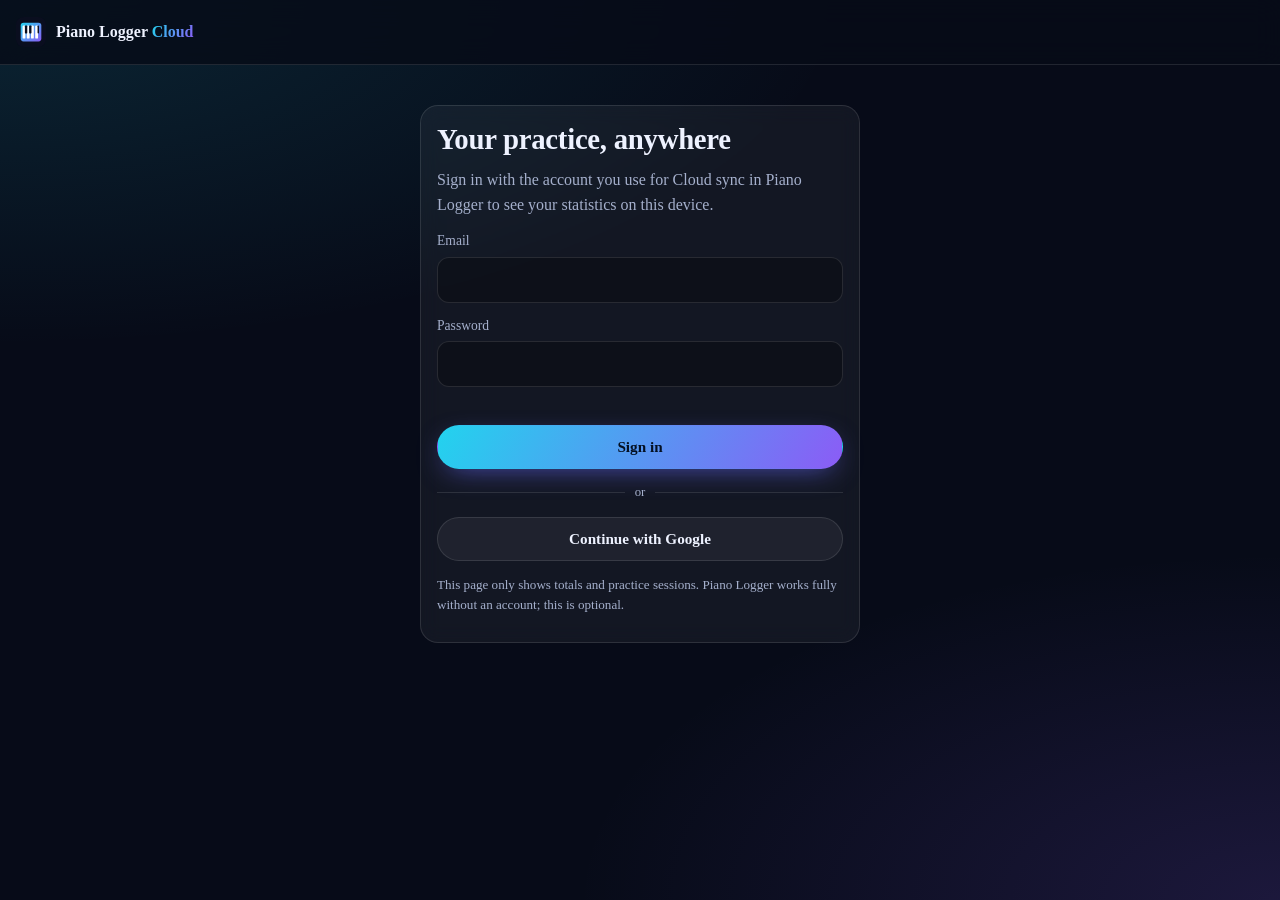
<file: dashboard/index.html>
<!doctype html>
<html lang="en">
<head>
<meta charset="utf-8">
<meta name="viewport" content="width=device-width,initial-scale=1,viewport-fit=cover">
<meta http-equiv="Content-Security-Policy" content="default-src 'self'; script-src 'self'; style-src 'self'; img-src 'self' data:; connect-src 'self' https://rrlfnghoxocplelqigdc.supabase.co; base-uri 'none'; form-action 'none'; object-src 'none'">
<meta name="color-scheme" content="dark">
<meta name="theme-color" content="#070b18">
<meta name="robots" content="noindex">
<title>Piano Logger Cloud</title>
<meta name="description" content="Your Piano Logger practice statistics, wherever you are. Sign in to see them on your phone or any computer.">
<link rel="icon" href="../favicon.svg" type="image/svg+xml">
<link rel="stylesheet" href="dashboard.css">
</head>
<body>
<a class="skip" href="#app">Skip to the content</a>
<header class="top">
  <a class="brand" href="../index.html" aria-label="Piano Logger website"><img src="../favicon.svg" alt="" width="30" height="30"><span>Piano Logger <b>Cloud</b></span></a>
  <div class="top-r" id="topR"></div>
</header>
<main id="app" tabindex="-1" aria-live="polite"><div class="boot" role="status">Loading…</div></main>
<nav class="tabs" id="tabs" aria-label="Sections" hidden></nav>
<script src="cs-core.js"></script>
<script src="cs-net.js"></script>
<script src="stats-core.js"></script>
<script src="dashboard.js"></script>
</body>
</html>
</file>
<file: css/styles.css>
:root{
  --bg:#070b18;--bg2:#0b1022;--panel:rgba(255,255,255,.045);--panel-b:rgba(255,255,255,.1);
  --tx:#eef2ff;--mut:#9aa6c4;--cy:#22d3ee;--vi:#8b5cf6;--in:#6366f1;--ok:#34d399;
  --grad:linear-gradient(120deg,#22d3ee,#8b5cf6);
  --font:"Comic Sans MS","Comic Sans",cursive;--r:20px;--ease:cubic-bezier(.22,1,.36,1);
}
*{box-sizing:border-box}
html{scroll-behavior:smooth;scroll-padding-top:84px}
body{margin:0;background:var(--bg);color:var(--tx);font-family:var(--font);font-size:16px;line-height:1.65;overflow-x:hidden;-webkit-font-smoothing:antialiased}
img,svg{max-width:100%}
a{color:var(--cy);text-decoration:none}
a:hover{text-decoration:underline}
button,input,select,textarea{font-family:inherit}
h1,h2,h3{line-height:1.15;margin:0 0 .5em;letter-spacing:-.01em}
p{margin:0 0 1em}
code{overflow-wrap:anywhere}
code,kbd{font:600 .85em ui-monospace,Consolas,monospace;background:rgba(255,255,255,.08);border:1px solid var(--panel-b);border-radius:6px;padding:.05em .45em}
:focus-visible{outline:2px solid var(--cy);outline-offset:3px;border-radius:8px}
.wrap{width:min(1180px,100% - 32px);margin-inline:auto}
.narrow{width:min(860px,100% - 32px)}
.sr{position:absolute;width:1px;height:1px;overflow:hidden;clip:rect(0 0 0 0)}
.skip{position:absolute;left:-999px;top:8px;background:var(--cy);color:#001;padding:8px 14px;border-radius:8px;z-index:100}
.skip:focus{left:8px}
.center{text-align:center}
.fine{font-size:.85rem;color:var(--mut)}
.ic{width:1.1em;height:1.1em;flex:none}

/* buttons */
.btn{display:inline-flex;align-items:center;gap:.5em;padding:.7em 1.15em;border-radius:999px;font-family:inherit;font-weight:600;font-size:.92rem;line-height:1;position:relative;overflow:hidden;border:1px solid var(--panel-b);color:var(--tx);background:var(--panel);cursor:pointer;transition:transform .25s var(--ease),box-shadow .25s,background .25s,border-color .25s;white-space:nowrap}
.btn:hover{transform:translateY(-2px);text-decoration:none;border-color:rgba(255,255,255,.28);background:rgba(255,255,255,.09)}
.btn:active{transform:translateY(0)}
.btn-primary{background:var(--grad);border-color:transparent;color:#041022;box-shadow:0 8px 28px -8px rgba(99,102,241,.7)}
.btn-primary:hover{background:var(--grad);box-shadow:0 12px 34px -8px rgba(34,211,238,.6);border-color:transparent}
.btn-lg{padding:.95em 1.5em;font-size:1rem}
.btn-sm{padding:.55em .9em;font-size:.82rem}
.btn-ghost{backdrop-filter:blur(8px)}

/* nav */
.nav{position:fixed;inset:0 0 auto 0;z-index:50;transition:background .3s,border-color .3s,backdrop-filter .3s;border-bottom:1px solid transparent}
.nav.scrolled{background:rgba(7,11,24,.82);backdrop-filter:blur(16px);border-color:var(--panel-b)}
.nav-in{display:flex;align-items:center;gap:20px;height:68px}
.brand{display:flex;align-items:center;gap:10px;color:var(--tx);font-weight:700;font-size:1.1rem;letter-spacing:-.01em}
.brand:hover{text-decoration:none}
.logo{width:34px;height:34px}
.foot .logo-vid{width:30px;height:30px}
.links{position:relative;display:flex;gap:2px;margin-inline:auto}
.links>a{white-space:nowrap;padding:.5em .7em;color:var(--mut);font-size:.86rem;font-weight:500;border-radius:999px;transition:color .2s}
.links>a:hover,.links>a.on{color:var(--tx);text-decoration:none}
.indicator{position:absolute;bottom:-4px;left:0;height:2px;width:0;background:var(--grad);border-radius:2px;transition:transform .4s var(--ease),width .4s var(--ease);opacity:0}
.nav-cta{display:flex;gap:10px}
.links-cta{display:none}
.burger{display:none;margin-left:auto;width:44px;height:44px;border-radius:12px;border:1px solid var(--panel-b);background:var(--panel);cursor:pointer;position:relative}
.burger span{position:absolute;left:12px;right:12px;height:2px;background:var(--tx);border-radius:2px;transition:transform .3s var(--ease),opacity .2s;top:14px}
.burger span:nth-child(2){top:21px}.burger span:nth-child(3){top:28px}
.burger[aria-expanded=true] span:nth-child(1){transform:translateY(7px) rotate(45deg)}
.burger[aria-expanded=true] span:nth-child(2){opacity:0}
.burger[aria-expanded=true] span:nth-child(3){transform:translateY(-7px) rotate(-45deg)}
@media(max-width:1420px){.nav-cta .btn-ghost{display:none}}
@media(max-width:1260px){
  .burger{display:block}.nav-cta{display:none}
  .links{position:fixed;inset:68px 0 auto 0;flex-direction:column;margin:0;padding:12px 16px 20px;background:rgba(7,11,24,.96);backdrop-filter:blur(18px);border-bottom:1px solid var(--panel-b);clip-path:inset(0 0 100% 0);opacity:0;pointer-events:none;transition:clip-path .45s var(--ease),opacity .3s;max-height:calc(100vh - 68px);overflow:auto}
  .links.open{clip-path:inset(0);opacity:1;pointer-events:auto}
  .links>a{padding:.85em 1em;font-size:1rem}
  .indicator{display:none}
  .links-cta{display:flex;flex-direction:column;gap:10px;margin-top:10px}
  .links-cta .btn{justify-content:center}
}

/* sections */
.sec{position:relative;padding:110px 0}
.sec.alt{background:linear-gradient(180deg,transparent,rgba(99,102,241,.06) 20%,rgba(99,102,241,.06) 80%,transparent)}
.sec-head{max-width:720px;margin:0 auto 44px;text-align:center}
.sec-head p:last-child{color:var(--mut)}
.kicker{display:inline-block;color:var(--cy);font-weight:700;font-size:.78rem;letter-spacing:.16em;text-transform:uppercase;margin-bottom:.8em}
h2{font-size:clamp(1.9rem,4.2vw,3rem)}
.grad{background:var(--grad);-webkit-background-clip:text;background-clip:text;color:transparent}
.card{background:var(--panel);border:1px solid var(--panel-b);border-radius:var(--r);padding:28px;backdrop-filter:blur(10px);transition:transform .35s var(--ease),border-color .3s,box-shadow .3s}
.card:hover{transform:translateY(-4px);border-color:rgba(34,211,238,.35);box-shadow:0 18px 50px -20px rgba(34,211,238,.35)}
.reveal{opacity:0;transform:translateY(26px);transition:opacity .8s var(--ease),transform .8s var(--ease)}
.reveal.in{opacity:1;transform:none}
.d1{transition-delay:.1s}.d2{transition-delay:.2s}.d3{transition-delay:.3s}.d4{transition-delay:.4s}
.ticks{list-style:none;padding:0;margin:0 0 1em;display:grid;gap:.5em}
.ticks li{position:relative;padding-left:1.7em;color:#cdd5ee}
.ticks li::before{content:"";position:absolute;left:0;top:.42em;width:1em;height:1em;border-radius:50%;background:rgba(34,211,238,.18) url("data:image/svg+xml,%3Csvg xmlns='http://www.w3.org/2000/svg' viewBox='0 0 24 24'%3E%3Cpath d='M6 12.5l4 4 8-9' fill='none' stroke='%2322d3ee' stroke-width='3' stroke-linecap='round' stroke-linejoin='round'/%3E%3C/svg%3E") center/80% no-repeat}
.note{max-width:760px;margin:22px auto 0;text-align:center;color:var(--mut);font-size:.9rem}
.cta{display:flex;flex-wrap:wrap;gap:12px}
.cta.center{justify-content:center;margin:28px 0 16px}

/* hero */
.hero{position:relative;padding:150px 0 90px;overflow:hidden}
.glow{position:absolute;border-radius:50%;filter:blur(110px);opacity:.45;pointer-events:none}
.g1{width:520px;height:520px;background:#4f46e5;top:-140px;left:-120px;animation:drift 18s ease-in-out infinite alternate}
.g2{width:480px;height:480px;background:#0891b2;right:-120px;top:120px;animation:drift 22s ease-in-out infinite alternate-reverse}
@keyframes drift{to{transform:translate3d(60px,40px,0)}}
.floaters svg{position:absolute;width:30px;height:30px;color:rgba(139,92,246,.45);animation:floatUp 14s linear infinite;bottom:-40px}
.floaters svg:nth-child(1){left:8%}.floaters svg:nth-child(2){left:30%;animation-delay:-4s;color:rgba(34,211,238,.4)}.floaters svg:nth-child(3){left:55%;animation-delay:-8s}.floaters svg:nth-child(4){left:78%;animation-delay:-2s;color:rgba(34,211,238,.4)}.floaters svg:nth-child(5){left:92%;animation-delay:-11s}
@keyframes floatUp{from{transform:translateY(0) rotate(0);opacity:0}15%{opacity:1}to{transform:translateY(-100vh) rotate(40deg);opacity:0}}
.hero-grid{position:relative;display:grid;grid-template-columns:1.02fr 1fr;gap:48px;align-items:center}
.eyebrow{display:inline-flex;align-items:center;gap:10px;padding:.4em .9em;border:1px solid var(--panel-b);border-radius:999px;background:var(--panel);font-size:.82rem;color:var(--mut)}
.dot{width:8px;height:8px;border-radius:50%;background:var(--ok);box-shadow:0 0 12px var(--ok)}
.hero h1{font-size:clamp(2.1rem,4.7vw,3.7rem);margin:.4em 0 .45em}
.lead{font-size:1.12rem;color:#b6c0dc;max-width:560px}
.hero .cta{margin:28px 0 22px}
.pills{list-style:none;padding:0;margin:0;display:flex;flex-wrap:wrap;gap:8px}
.pills li{font-size:.78rem;color:var(--mut);padding:.35em .8em;border:1px solid var(--panel-b);border-radius:999px;background:rgba(255,255,255,.03)}
.caption{margin:12px 0 0;text-align:center;font-size:.78rem;color:var(--mut)}

/* app window mock */
.app-window{background:linear-gradient(180deg,rgba(20,26,50,.9),rgba(10,14,30,.95));border:1px solid var(--panel-b);border-radius:18px;box-shadow:0 40px 90px -30px rgba(79,70,229,.6),0 0 0 1px rgba(255,255,255,.03) inset;overflow:hidden}
.titlebar{display:flex;align-items:center;gap:7px;padding:11px 14px;border-bottom:1px solid var(--panel-b);font-size:.78rem;color:var(--mut)}
.titlebar b{margin-left:8px;color:var(--tx);font-weight:600}.titlebar em{margin-left:auto;font-style:normal;font-size:.7rem;padding:.1em .6em;border:1px solid var(--panel-b);border-radius:999px}
.tl{width:11px;height:11px;border-radius:50%;display:inline-block}.tl.r{background:#ff5f57}.tl.y{background:#febc2e}.tl.g{background:#28c840}
.stats{display:grid;grid-template-columns:repeat(auto-fit,minmax(90px,1fr));gap:10px;padding:14px}
.stat{background:var(--panel);border:1px solid var(--panel-b);border-radius:12px;padding:10px 12px}
.stat small{display:block;color:var(--mut);font-size:.68rem;text-transform:uppercase;letter-spacing:.08em}
.stat strong{font-size:1.3rem;font-variant-numeric:tabular-nums}
.wave{display:flex;align-items:center;gap:3px;height:46px;padding:0 14px}
.wave i{flex:1;min-width:2px;height:100%;border-radius:3px;background:var(--grad);transform:scaleY(.2);animation:eq 1.4s ease-in-out infinite;opacity:.85}
.wave i:nth-child(3n){animation-delay:-.4s;animation-duration:1.1s}.wave i:nth-child(3n+1){animation-delay:-.9s;animation-duration:1.7s}.wave i:nth-child(5n){animation-delay:-.2s}
@keyframes eq{0%,100%{transform:scaleY(.15)}50%{transform:scaleY(.95)}}
.wave.big{height:110px;padding:0}
.roll{position:relative;height:150px;margin:6px 14px 0;overflow:hidden;border-radius:10px;background:repeating-linear-gradient(90deg,rgba(255,255,255,.03) 0 1px,transparent 1px 28px),linear-gradient(180deg,rgba(99,102,241,.08),rgba(34,211,238,.06))}
.roll.mini{height:130px;margin:0}
.fn{position:absolute;top:-60px;border-radius:5px;background:linear-gradient(180deg,#22d3ee,#8b5cf6);box-shadow:0 0 16px rgba(34,211,238,.5);will-change:transform}
.kb{position:relative;display:flex;height:96px;margin:0 14px 14px;padding-top:2px;user-select:none;touch-action:manipulation}
.wk{flex:1;background:linear-gradient(180deg,#e9edf8,#fff 70%);border:1px solid #9aa2bd;border-top:0;border-radius:0 0 5px 5px;cursor:pointer;transition:background .1s,transform .08s;position:relative;min-width:0}
.wk.dn,.wk:active{background:linear-gradient(180deg,#67e8f9,#a78bfa);transform:translateY(2px);box-shadow:0 0 18px rgba(34,211,238,.7)}
.bk{position:absolute;top:0;height:60%;background:linear-gradient(180deg,#1a1f33,#05070f);border-radius:0 0 4px 4px;z-index:2;cursor:pointer;transition:background .1s;border:1px solid #000}
.bk.dn,.bk:active{background:linear-gradient(180deg,#22d3ee,#6366f1);box-shadow:0 0 14px rgba(139,92,246,.8)}

/* preview */
.seg{position:relative;display:flex;width:max-content;max-width:100%;margin:0 auto 28px;padding:5px;border:1px solid var(--panel-b);border-radius:999px;background:var(--panel)}
.seg button{position:relative;z-index:1;background:none;border:0;color:var(--mut);font-family:inherit;font-weight:600;font-size:.9rem;padding:.7em 1.3em;border-radius:999px;cursor:pointer;transition:color .25s}
.seg button.on{color:#041022}
.seg-bg{position:absolute;top:5px;bottom:5px;left:5px;border-radius:999px;background:var(--grad);transition:transform .45s var(--ease),width .45s var(--ease)}
.pane{animation:paneIn .55s var(--ease)}
.pane[hidden]{display:none}
@keyframes paneIn{from{opacity:0;transform:translateY(14px)}}
.browser{border:1px solid var(--panel-b);border-radius:18px;background:var(--bg2);overflow:hidden;box-shadow:0 40px 90px -40px rgba(34,211,238,.35)}
.bar{display:flex;align-items:center;gap:8px;padding:10px 14px;border-bottom:1px solid var(--panel-b)}
.url{flex:1;min-width:0;margin:0 8px;padding:.35em .9em;border-radius:999px;background:rgba(255,255,255,.05);font-size:.8rem;color:var(--mut);overflow:hidden;text-overflow:ellipsis;white-space:nowrap}
.frame{position:relative;height:min(640px,72vh);background:#050810}
.frame iframe{position:absolute;inset:0;width:100%;height:100%;border:0;background:#050810}
.frame-cover{position:absolute;inset:0;display:grid;place-items:center;padding:20px}
.mini-ui{position:absolute;inset:0;display:flex;gap:12px;padding:20px;opacity:.5;filter:blur(1.5px)}
.mini-ui .side{width:14%;display:grid;gap:10px;align-content:start}.mini-ui .side i{height:30px;border-radius:10px;background:var(--panel-b)}
.mini-ui .main{flex:1;display:flex;flex-direction:column;gap:12px}
.mini-ui .row{display:flex;gap:12px}.mini-ui .row b{flex:1;height:80px;border-radius:14px;background:var(--panel-b)}
.chart{display:flex;align-items:flex-end;gap:8px;height:100%;min-height:90px;padding:10px 14px;flex:1}
.chart i{flex:1;height:var(--h);border-radius:5px 5px 0 0;background:linear-gradient(180deg,var(--cy),var(--vi));opacity:.8;transform-origin:bottom;animation:grow 1.2s var(--ease) both}
@keyframes grow{from{transform:scaleY(0)}}
.kb2{height:58px;margin:0 14px 14px;border-radius:0 0 8px 8px;background:repeating-linear-gradient(90deg,#f1f4fb 0 18px,#8a93ad 18px 19px)}
.cover-msg{position:relative;max-width:520px;text-align:center;background:rgba(7,11,24,.8);backdrop-filter:blur(14px);border:1px solid var(--panel-b);border-radius:20px;padding:30px}
.cover-msg h3{font-size:1.5rem}.cover-msg p{color:var(--mut)}
.cover-msg .cta{justify-content:center}
.desk-grid{display:grid;grid-template-columns:1.35fr 1fr;gap:28px;align-items:start}
.titlebar.win{background:rgba(255,255,255,.03)}
.appico svg{width:18px;height:18px;display:block}
.wc{margin-left:auto;display:flex;gap:2px}.wc i{font-style:normal;width:34px;text-align:center;color:var(--mut)}.wc i:last-child:hover{background:#e81123;color:#fff}
.desk-body{display:flex;min-height:340px}
.side2{width:130px;padding:12px;border-right:1px solid var(--panel-b);display:flex;flex-direction:column;gap:4px;font-size:.78rem}
.side2 u{text-decoration:none;padding:.5em .7em;border-radius:8px;color:var(--mut)}.side2 u.act{background:rgba(99,102,241,.25);color:var(--tx)}
.desk-main{flex:1;display:flex;flex-direction:column;min-width:0}
.chart.wide{min-height:120px}
.desk-feats{list-style:none;margin:0;padding:0;display:grid;gap:12px}
.desk-feats li{display:flex;gap:14px;padding:16px;border:1px solid var(--panel-b);border-radius:16px;background:var(--panel);transition:transform .3s var(--ease),border-color .3s}
.desk-feats li:hover{transform:translateX(4px);border-color:rgba(34,211,238,.4)}
.desk-feats .ic{width:26px;height:26px;color:var(--cy);margin-top:2px}
.desk-feats b{display:block}.desk-feats span{color:var(--mut);font-size:.9rem}

/* carousel */
.carousel{position:relative;overflow:hidden;border-radius:26px;border:1px solid var(--panel-b);background:linear-gradient(135deg,rgba(255,255,255,.05),rgba(255,255,255,.015))}
.track{display:flex;transition:transform .7s var(--ease);touch-action:pan-y}
.slide{flex:0 0 100%;display:grid;grid-template-columns:1fr 1fr;gap:36px;align-items:center;padding:56px 72px;min-height:470px}
.slide:not(.cur) .s-copy,.slide:not(.cur) .s-art{opacity:0;transform:translateY(14px)}
.s-copy,.s-art{transition:opacity .6s .15s,transform .7s var(--ease) .15s}
.slide.cur .s-copy,.slide.cur .s-art{opacity:1;transform:none}
.tag{display:inline-block;font-size:.72rem;font-weight:700;letter-spacing:.12em;text-transform:uppercase;color:var(--cy);border:1px solid rgba(34,211,238,.35);border-radius:999px;padding:.3em .8em;margin-bottom:1em}
.tag-desk{color:#c4b5fd;border-color:rgba(139,92,246,.5)}
.slide h3{font-size:clamp(1.6rem,3vw,2.3rem)}
.slide p{color:var(--mut)}
.slide .fine{margin-top:.5em}
.car-btn{position:absolute;top:50%;translate:0 -50%;width:48px;height:48px;border-radius:50%;border:1px solid var(--panel-b);background:rgba(7,11,24,.7);backdrop-filter:blur(8px);color:var(--tx);cursor:pointer;display:grid;place-items:center;transition:background .2s,transform .2s;z-index:2}
.car-btn:hover{background:rgba(255,255,255,.14)}
.car-btn.prev{left:14px}.car-btn.next{right:14px}
.dots{display:flex;justify-content:center;gap:8px;margin-top:22px;flex-wrap:wrap}
.dots button{width:10px;height:10px;border-radius:999px;border:0;background:rgba(255,255,255,.22);cursor:pointer;padding:0;transition:width .4s var(--ease),background .3s;position:relative}
.dots button::after{content:"";position:absolute;inset:-12px -4px}
.dots button[aria-selected=true]{width:34px;background:var(--grad)}
.mock{position:relative;background:rgba(5,8,18,.7);border:1px solid var(--panel-b);border-radius:18px;padding:16px;box-shadow:0 30px 70px -30px rgba(99,102,241,.55);overflow:hidden}
.mock .kb{margin:10px 0 0;height:84px}
.mock .stats{padding:0 0 10px}
.demo{position:absolute;right:12px;bottom:8px;font-size:.66rem;color:var(--mut);opacity:.8}
.log .lr{display:grid;grid-template-columns:1.1fr .7fr .6fr .8fr 1fr;gap:8px;padding:.5em .3em;border-bottom:1px solid rgba(255,255,255,.06);font-size:.78rem;font-variant-numeric:tabular-nums;color:#cdd5ee}
.log .lr.h{color:var(--mut);text-transform:uppercase;font-size:.66rem;letter-spacing:.08em}
.big-num{margin-top:14px;padding:14px;border-radius:14px;background:var(--panel);text-align:center}
.big-num small{display:block;color:var(--mut);font-size:.72rem}.big-num strong{font-size:2rem;background:var(--grad);-webkit-background-clip:text;background-clip:text;color:transparent}
.dash .chart{height:140px}
.hands{display:grid;grid-template-columns:auto 1fr auto;gap:10px;align-items:center;font-size:.78rem;color:var(--mut);padding-bottom:14px}
.bar2{height:8px;border-radius:8px;background:rgba(255,255,255,.1);overflow:hidden}.bar2 i{display:block;height:100%;background:var(--grad)}
.chips{display:flex;flex-wrap:wrap;gap:8px;margin-top:14px}
.chips span{font-size:.76rem;padding:.35em .8em;border-radius:999px;border:1px solid var(--panel-b);color:var(--mut)}
.chips span.on{background:var(--grad);color:#041022;border-color:transparent;font-weight:700}
.pitch{margin-top:12px;color:var(--mut);font-size:.85rem}.pitch b{color:var(--cy)}
.map{display:grid;grid-template-columns:1fr 1fr;gap:10px}
.map div{display:flex;align-items:center;gap:10px;padding:12px;border-radius:12px;background:var(--panel);justify-content:center}
.map i{font-style:normal;color:var(--cy)}
.map kbd{font-size:.9rem}
.status{margin:14px 0;display:flex;align-items:center;gap:10px;font-size:.85rem;color:var(--mut)}
.live{width:9px;height:9px;border-radius:50%;background:var(--ok);box-shadow:0 0 0 0 rgba(52,211,153,.7);animation:pulse 1.8s infinite;display:inline-block}
@keyframes pulse{70%{box-shadow:0 0 0 10px rgba(52,211,153,0)}100%{box-shadow:0 0 0 0 rgba(52,211,153,0)}}
.estop{background:rgba(239,68,68,.15);border-color:rgba(239,68,68,.5);color:#fca5a5;pointer-events:none}
.ctrl{display:flex;gap:8px;flex-wrap:wrap;margin:14px 0}
.ctrl span{font-size:.76rem;padding:.4em .9em;border-radius:999px;border:1px solid var(--panel-b);color:var(--mut)}.ctrl span.on{background:var(--grad);color:#041022;border-color:transparent;font-weight:700}
.speed{display:flex;align-items:center;gap:12px;font-size:.8rem;color:var(--mut)}.slider{flex:1;height:6px;border-radius:6px;background:rgba(255,255,255,.12)}.slider i{display:block;height:100%;border-radius:6px;background:var(--grad)}
.rec{margin-top:14px;font-size:.82rem;color:var(--mut);display:flex;align-items:center;gap:10px;padding-bottom:10px}
.themes{display:grid;grid-template-columns:repeat(4,1fr);gap:12px;padding-bottom:30px}
.sw{aspect-ratio:1;border-radius:16px;background:linear-gradient(135deg,var(--a),var(--b));box-shadow:0 10px 30px -12px var(--a);transition:transform .3s var(--ease)}
.sw:hover{transform:scale(1.08) rotate(-3deg)}
.priv{text-align:center}
.shield{width:84px;height:84px;margin:6px auto 16px;border-radius:24px;display:grid;place-items:center;background:var(--grad);color:#041022;box-shadow:0 0 50px -6px rgba(99,102,241,.8)}
.shield svg{width:44px;height:44px}
.flow{display:flex;align-items:center;justify-content:center;gap:8px;flex-wrap:wrap;font-size:.8rem;color:var(--mut)}
.flow span{padding:.4em .8em;border:1px solid var(--panel-b);border-radius:10px;background:var(--panel)}
.flow .no{text-decoration:line-through;opacity:.6}
.flow i{width:26px;height:2px;background:var(--grad);position:relative}.flow i.x{background:repeating-linear-gradient(90deg,var(--mut) 0 4px,transparent 4px 8px)}
.priv .chips{justify-content:center}

/* compare */
.cmp{display:grid;grid-template-columns:1fr 1fr;gap:24px}
.cmp h3{font-size:1.6rem}.sub{color:var(--mut)}
.cmp .btn{margin-top:10px}
.cmp .feat{border-color:rgba(139,92,246,.5);background:linear-gradient(180deg,rgba(139,92,246,.14),rgba(34,211,238,.05))}
.badge{display:inline-block;font-size:.72rem;font-weight:700;padding:.3em .8em;border-radius:999px;background:var(--grad);color:#041022;margin-bottom:12px}

/* download */
.dl{max-width:900px;margin:0 auto;display:grid;gap:20px;padding:34px}
.dl-main{display:flex;gap:20px;align-items:flex-start}
.dl-ico{width:68px;height:68px;flex:none}.dl-ico .logo-vid{width:68px;height:68px;border-radius:18px}
.state{margin:0 0 .3em;font-size:.82rem;color:var(--mut)}
.dl h3{font-size:1.7rem;margin-bottom:.4em}
.meta{display:grid;grid-template-columns:repeat(auto-fit,minmax(170px,1fr));gap:10px 24px;margin:0}
.meta div{min-width:0}.meta dt{font-size:.7rem;text-transform:uppercase;letter-spacing:.1em;color:var(--mut)}.meta dd{margin:0;font-weight:600;overflow-wrap:anywhere}
.dl-act{display:flex;flex-wrap:wrap;gap:16px 24px;align-items:center}
.dl-links{display:flex;gap:18px;flex-wrap:wrap;font-size:.9rem}
.dl-note{padding:14px 16px;border-radius:14px;border:1px solid rgba(251,191,36,.4);background:rgba(251,191,36,.08);color:#fde68a;font-size:.9rem}
.dl-note[hidden]{display:none}

/* versions */
.vtools{display:flex;align-items:center;gap:14px;max-width:760px;margin:0 auto 22px}
.vtools input{flex:1;padding:.85em 1.2em;border-radius:999px;border:1px solid var(--panel-b);background:var(--panel);color:var(--tx);font:inherit;min-width:0}
.vtools input::placeholder{color:var(--mut)}
.vcount{font-size:.82rem;color:var(--mut);white-space:nowrap}
.vlist{display:grid;gap:12px;max-width:900px;margin:0 auto}
.rel{border:1px solid var(--panel-b);border-radius:18px;background:var(--panel);overflow:hidden;transition:border-color .3s,transform .3s var(--ease);animation:paneIn .5s var(--ease) both}
.rel:hover{border-color:rgba(34,211,238,.35)}
.rel[open]{border-color:rgba(139,92,246,.5)}
.rel summary{list-style:none;display:flex;align-items:center;gap:14px;padding:18px 22px;cursor:pointer;flex-wrap:wrap}
.rel summary::-webkit-details-marker{display:none}
.rel .v{font-weight:800;font-size:1.1rem}
.rel .pill{font-size:.68rem;font-weight:700;padding:.2em .7em;border-radius:999px;background:var(--grad);color:#041022}
.rel .pill.pre{background:#fbbf24}
.rel .dt{color:var(--mut);font-size:.85rem}
.rel .sum{flex-basis:100%;color:var(--mut);font-size:.9rem;order:5}
.rel .chev{margin-left:auto;width:20px;height:20px;transition:transform .3s var(--ease);color:var(--mut)}
.rel[open] .chev{transform:rotate(180deg)}
.rel .body{padding:0 22px 22px;border-top:1px solid var(--panel-b)}
.notes{max-height:340px;overflow:auto;padding:14px 4px 4px;font-size:.9rem;color:#cdd5ee}
.notes h4{margin:1em 0 .3em;font-size:1rem}.notes ul{margin:.3em 0 .8em;padding-left:1.2em}.notes p{margin:.4em 0}
.rel .acts{display:flex;gap:10px;flex-wrap:wrap;margin-top:14px;align-items:center}
.rel .sha{font-size:.72rem;color:var(--mut);overflow-wrap:anywhere}
.vmore{text-align:center;margin:24px 0 10px}
.vmore[hidden],.btn[hidden]{display:none}
.skel{height:64px;border-radius:18px;background:linear-gradient(90deg,var(--panel),rgba(255,255,255,.1),var(--panel));background-size:200% 100%;animation:sh 1.3s linear infinite}
@keyframes sh{to{background-position:-200% 0}}
.err{padding:26px;text-align:center;border:1px dashed rgba(251,191,36,.5);border-radius:18px;color:#fde68a}

/* about / faq / contact */
.about{display:grid;grid-template-columns:1.25fr 1fr;gap:50px;align-items:center}
.about p{color:#b6c0dc}
.values{list-style:none;margin:0;padding:0;display:grid;gap:14px}
.values li{display:flex;gap:16px;align-items:center;padding:18px 20px;border:1px solid var(--panel-b);border-radius:16px;background:var(--panel);transition:transform .3s var(--ease),border-color .3s}
.values li:hover{transform:translateX(6px);border-color:rgba(34,211,238,.4)}
.values .ic{width:30px;height:30px;color:var(--cy)}
.values span{display:block;color:var(--mut);font-size:.9rem}
.faq{display:grid;gap:10px}
.faq details{border:1px solid var(--panel-b);border-radius:16px;background:var(--panel);transition:border-color .3s}
.faq details[open]{border-color:rgba(34,211,238,.4)}
.faq summary{cursor:pointer;list-style:none;padding:18px 54px 18px 22px;font-weight:600;position:relative}
.faq summary::-webkit-details-marker{display:none}
.faq summary::after{content:"";position:absolute;right:22px;top:50%;width:10px;height:10px;border-right:2px solid var(--cy);border-bottom:2px solid var(--cy);transform:translateY(-70%) rotate(45deg);transition:transform .3s var(--ease)}
.faq details[open] summary::after{transform:translateY(-30%) rotate(225deg)}
.faq details>div{padding:0 22px 20px;color:#b6c0dc}
.grid4{display:grid;grid-template-columns:repeat(4,1fr);gap:18px}
.card.link{color:var(--tx);display:block}.card.link:hover{text-decoration:none}
.card.link .ic{width:34px;height:34px;color:var(--cy);margin-bottom:12px;transition:transform .35s var(--ease)}
.card.link:hover .ic{transform:scale(1.15) rotate(-6deg)}
.card.link p{color:var(--mut);margin:0;font-size:.92rem}
.card.link h3{font-size:1.15rem}

.foot{border-top:1px solid var(--panel-b);padding:44px 0 30px;background:rgba(0,0,0,.25)}
.foot-in{display:flex;justify-content:space-between;gap:30px;flex-wrap:wrap;margin-bottom:26px}
.foot p{color:var(--mut);margin:.6em 0 0}
.foot nav{display:flex;flex-wrap:wrap;gap:8px 22px;align-items:flex-start}
.foot nav a{color:var(--mut)}

/* responsive */
@media(max-width:1000px){
  .hero{padding-top:120px}.hero-grid,.desk-grid,.about{grid-template-columns:1fr}
  .slide{grid-template-columns:1fr;padding:48px 28px 54px;gap:26px}
  .cmp{grid-template-columns:1fr}.grid4{grid-template-columns:1fr 1fr}
}
@media(max-width:640px){
  .sec{padding:76px 0}
  .slide{padding:34px 20px 62px;min-height:0}
  .car-btn{top:auto;bottom:10px;translate:none;width:42px;height:42px}.car-btn.prev{left:auto;right:64px}.car-btn.next{right:14px}
  .grid4{grid-template-columns:1fr}
  .dl{padding:22px}.dl-main{flex-direction:column}
  .seg button{padding:.65em .8em;font-size:.82rem}
  .desk-body{min-height:0}.side2{display:none}
  .vtools{flex-wrap:wrap}.cta .btn{flex:1 1 100%;justify-content:center}
  .log .lr{grid-template-columns:1fr .6fr .6fr .8fr;}.log .lr span:last-child{display:none}
  .url{display:none}.bar .btn{margin-left:auto}
}


/* ===== Round 2: animated logo, live counters, themed scrollbars ===== */
.logo-vid{display:inline-block;width:36px;height:36px;border-radius:11px;overflow:hidden;flex:none;box-shadow:0 0 0 1px rgba(255,255,255,.12),0 0 22px -4px rgba(34,211,238,.65);background:#0a0e1f}
.logo-vid video{width:100%;height:100%;object-fit:cover;display:block;transform:scale(1.15)}
.stat strong{transition:color .3s}
.stat.tick strong{animation:tickUp .35s var(--ease)}
@keyframes tickUp{from{transform:translateY(3px);color:#67e8f9}}
html::-webkit-scrollbar,body::-webkit-scrollbar,.notes::-webkit-scrollbar{width:12px;height:12px}
::-webkit-scrollbar-track{background:linear-gradient(180deg,var(--bg),var(--bg2));border-left:1px solid rgba(255,255,255,.04)}
::-webkit-scrollbar-thumb{background:linear-gradient(180deg,#22d3ee,#8b5cf6,#6366f1,#22d3ee);background-size:100% 300%;border-radius:12px;border:3px solid transparent;background-clip:padding-box;box-shadow:0 0 12px -2px rgba(34,211,238,.5);animation:thumbFlow 8s linear infinite;min-height:44px}
::-webkit-scrollbar-thumb:hover{box-shadow:0 0 18px -1px rgba(34,211,238,.9);border-width:2px}
::-webkit-scrollbar-thumb:active{background:linear-gradient(180deg,#67e8f9,#a78bfa)}
::-webkit-scrollbar-corner{background:var(--bg)}
@keyframes thumbFlow{from{background-position:0 0}to{background-position:0 100%}}
.notes::-webkit-scrollbar-track{background:transparent}

/* ===== Polish pass: calm motion system ===== */
@keyframes rise{from{opacity:0;transform:translateY(14px)}}
@keyframes breathe{0%,100%{box-shadow:0 0 0 0 rgba(34,211,238,0),0 0 0 1px rgba(255,255,255,.02) inset;border-color:var(--panel-b)}50%{box-shadow:0 0 28px -4px rgba(34,211,238,.38),0 0 0 1px rgba(139,92,246,.25) inset;border-color:rgba(34,211,238,.4)}}
@keyframes bob{0%,100%{translate:0 0}50%{translate:0 -5px}}
@keyframes bobS{0%,100%{translate:0 0}50%{translate:0 -3px}}
@keyframes ambient{from{transform:translate3d(-2%,-1%,0) scale(1)}to{transform:translate3d(3%,2%,0) scale(1.08)}}
@keyframes rowGlow{0%,26%,100%{background:transparent}6%,16%{background:linear-gradient(90deg,rgba(34,211,238,.14),rgba(139,92,246,.14))}}
@keyframes cellGlow{0%,26%,100%{color:inherit;text-shadow:none}6%,16%{color:#67e8f9;text-shadow:0 0 12px rgba(34,211,238,.6)}}
@keyframes barPulse{0%,100%{transform:scaleY(1);filter:brightness(1)}14%{transform:scaleY(1.07);filter:brightness(1.35)}28%{transform:scaleY(1);filter:brightness(1)}}
@keyframes sheen{0%{transform:translateX(-120%)}60%,100%{transform:translateX(320%)}}
@keyframes txtShimmer{from{background-position:0% 50%}to{background-position:200% 50%}}
@keyframes glowBtn{0%,100%{box-shadow:0 8px 28px -8px rgba(99,102,241,.7)}50%{box-shadow:0 10px 38px -6px rgba(34,211,238,.65)}}
@keyframes iconGlow{0%,100%{filter:drop-shadow(0 0 0 rgba(34,211,238,0))}50%{filter:drop-shadow(0 0 7px rgba(34,211,238,.75))}}
@keyframes numBreathe{0%,100%{transform:scale(1);filter:brightness(1)}50%{transform:scale(1.035);filter:brightness(1.3)}}

body::before{content:"";position:fixed;inset:-15%;z-index:-1;pointer-events:none;background:radial-gradient(40% 35% at 20% 25%,rgba(99,102,241,.14),transparent 70%),radial-gradient(35% 35% at 80% 70%,rgba(34,211,238,.10),transparent 70%),radial-gradient(30% 30% at 60% 15%,rgba(139,92,246,.10),transparent 70%);animation:ambient 36s ease-in-out infinite alternate}
.g3{width:420px;height:420px;background:#7c3aed;left:35%;bottom:-200px;opacity:.28;animation:drift 26s ease-in-out infinite alternate}
.off *,.off *::before,.off *::after,html.tab-hidden *,html.tab-hidden *::before,html.tab-hidden *::after{animation-play-state:paused!important}
.grad{background-image:linear-gradient(110deg,#22d3ee,#8b5cf6,#22d3ee);background-size:200% 100%;animation:txtShimmer 9s linear infinite}

/* buttons: light sweep + icon motion */
.btn::before{content:"";position:absolute;inset:0;pointer-events:none;background:linear-gradient(105deg,transparent 35%,rgba(255,255,255,.3) 50%,transparent 65%);transform:translateX(-130%);transition:transform .8s var(--ease)}
.btn:hover::before{transform:translateX(130%)}
.btn .ic{transition:transform .3s var(--ease)}
.btn:hover .ic{transform:translateY(2px) scale(1.08)}
.hero .cta .btn-primary{animation:glowBtn 5s ease-in-out infinite}
.nav-cta .btn-primary{animation:glowBtn 6s ease-in-out infinite}
.links>a{position:relative}
.links>a::after{content:"";position:absolute;left:.7em;right:.7em;bottom:.2em;height:1px;background:var(--grad);transform:scaleX(0);transform-origin:left;transition:transform .35s var(--ease)}
.links>a:hover::after{transform:scaleX(1)}

/* staggered children */
.stag:not(.in)>*{opacity:0}
.stag.in>*{animation:rise .7s var(--ease) both;animation-delay:calc(var(--i,0)*70ms)}
.slide.cur .ticks li{animation:rise .6s var(--ease) both;animation-delay:calc(.25s + var(--i,0)*70ms)}
.rel{animation-delay:calc(var(--i,0)*60ms)}
.values .ic,.desk-feats .ic{transition:transform .35s var(--ease)}
.values li:hover .ic,.desk-feats li:hover .ic{transform:scale(1.15) rotate(-6deg)}
.badge{background-image:linear-gradient(110deg,#22d3ee,#8b5cf6,#22d3ee);background-size:200% 100%;animation:txtShimmer 8s linear infinite}

/* download card emphasis */
.dl{animation:breathe 8s ease-in-out infinite}
.dl-ico{animation:bobS 6s ease-in-out infinite}

/* desktop preview piano roll */
.desk-roll{height:96px;margin:0 14px}
.desk-main .kb{height:64px;margin:0 14px 14px}
.desk-main .chart.wide{min-height:90px}
.desk-main .demo{position:static;display:block;text-align:right;padding:4px 16px 0}

/* Lifetime Key Logging */
.log .lr:not(.h){animation:rowGlow 9s ease-in-out infinite;animation-delay:calc(var(--i,0)*1.6s);border-radius:6px}
.log .lr:not(.h) span:nth-child(2),.log .lr:not(.h) span:nth-child(3){animation:cellGlow 9s ease-in-out infinite;animation-delay:calc(var(--i,0)*1.6s)}
.big-num{animation:breathe 5s ease-in-out infinite;border:1px solid var(--panel-b)}
.big-num strong{display:inline-block;animation:numBreathe 5s ease-in-out infinite}

/* Advanced Music Analytics */
.dash .chart{border-radius:12px;animation:breathe 8s ease-in-out infinite}
.dash .chart i{animation:grow 1.2s var(--ease) both,barPulse 7s ease-in-out infinite;animation-delay:0s,calc(1.4s + var(--i,0)*.45s)}
.dash .stat{animation:breathe 6s ease-in-out infinite}
.dash .stat:nth-child(2){animation-delay:-3s}
.bar2{position:relative}
.bar2::after{content:"";position:absolute;top:0;bottom:0;left:0;width:35%;background:linear-gradient(90deg,transparent,rgba(255,255,255,.55),transparent);animation:sheen 4.5s ease-in-out infinite}
.dash .demo{animation:breathe 5s ease-in-out infinite;border-radius:6px;padding:0 6px}

/* Theme Studio: only restrained polish */
.sw{animation:bobS 7s ease-in-out infinite;animation-delay:calc(var(--i,0)*-.9s)}

/* Contact cards */
.grid4 .card.link{animation:bob 7s ease-in-out infinite,breathe 7s ease-in-out infinite;animation-delay:calc(var(--i,0)*-1.4s),calc(var(--i,0)*-1.9s)}
.grid4 .card.link:hover{animation-play-state:paused;box-shadow:0 20px 56px -16px rgba(34,211,238,.55)}
.grid4 .card.link .ic{animation:iconGlow 6s ease-in-out infinite;animation-delay:calc(var(--i,0)*-1.2s)}

/* Social cards */
.social-head{margin:64px auto 28px}
.social-head h3{font-size:1.6rem}
.social-head p{color:var(--mut);margin:0}
.grid3{display:grid;grid-template-columns:repeat(3,1fr);gap:18px}
.card.social{position:relative;display:flex;flex-direction:column;gap:6px;animation:bobS 8s ease-in-out infinite;animation-delay:calc(var(--i,0)*-2s)}
.card.social:hover{animation-play-state:paused}
.card.social .ic.big{width:36px;height:36px;color:var(--cy);margin-bottom:6px;animation:iconGlow 6s ease-in-out infinite;animation-delay:calc(var(--i,0)*-1.5s)}
.card.social h3{font-size:1.2rem;margin:0}
.card.social .handle{font-weight:700;font-size:1.05rem;overflow-wrap:anywhere;color:var(--tx);margin:0}
.card.social .dn{color:var(--mut);margin:0;font-size:.9rem}
.card.social .dn b{color:var(--tx)}
.card.social .lbl{display:block;font-size:.68rem;letter-spacing:.1em;text-transform:uppercase;color:var(--mut)}
.card.social .acts{display:flex;gap:10px;flex-wrap:wrap;margin-top:auto;padding-top:12px}
.card.social a.stretch::after{content:"";position:absolute;inset:0;border-radius:var(--r)}
.card.social .copy{position:relative;z-index:2}
.card.social .copy.ok{border-color:rgba(52,211,153,.6);color:#6ee7b7}
.card.social .copy.bad{border-color:rgba(251,113,133,.6);color:#fda4af}
.foot nav .sep{color:var(--mut);opacity:.4}

@media(max-width:1000px){.grid3{grid-template-columns:1fr}}
@media(max-width:640px){.social-head{margin-top:48px}}

@media(prefers-reduced-motion:reduce){
  body::before{animation:none}
  .grad,.badge{animation:none}
  .btn::before,.bar2::after{display:none}
  .stag:not(.in)>*{opacity:1}
  *,*::before,*::after{animation-duration:.001ms!important;animation-iteration-count:1!important;transition-duration:.001ms!important;scroll-behavior:auto!important}
  .reveal{opacity:1;transform:none}
  .floaters{display:none}
}
</file>
<file: dashboard/dashboard.css>
/* Piano Logger Cloud Dashboard. Same look as the official website (dark glass, cyan to violet, Comic Sans).
   Written for a phone first (390 px wide) and widened from there: bottom tab bar on phones, tabs under the header on bigger screens.
   No inline styles are used anywhere (the page's Content-Security-Policy forbids them). */
:root{
  --bg:#070b18;--bg2:#0b1022;--panel:rgba(255,255,255,.05);--panel-b:rgba(255,255,255,.11);
  --tx:#eef2ff;--mut:#a5b0cc;--cy:#22d3ee;--vi:#8b5cf6;--in:#6366f1;--ok:#34d399;--warn:#fbbf24;--bad:#fb7185;
  --grad:linear-gradient(120deg,#22d3ee,#8b5cf6);
  --font:"Comic Sans MS","Comic Sans",cursive;--r:18px;--ease:cubic-bezier(.22,1,.36,1);
  --safe-b:env(safe-area-inset-bottom,0px);--safe-t:env(safe-area-inset-top,0px)
}
*{box-sizing:border-box}
html{-webkit-text-size-adjust:100%}
body{margin:0;min-height:100vh;color:var(--tx);font-family:var(--font);font-size:16px;line-height:1.55;-webkit-font-smoothing:antialiased;
  background:radial-gradient(120% 70% at 0% 0%,rgba(34,211,238,.13),transparent 55%),radial-gradient(100% 70% at 100% 100%,rgba(139,92,246,.16),transparent 55%),var(--bg);background-attachment:fixed;overflow-x:hidden}
button,input,select{font:inherit;color:inherit}
h1,h2,h3{margin:0 0 .4em;line-height:1.2;letter-spacing:-.01em}
h1{font-size:1.5rem}h2{font-size:1.15rem}h3{font-size:1rem}
p{margin:0 0 .8em}
a{color:var(--cy)}
:focus-visible{outline:2px solid var(--cy);outline-offset:2px;border-radius:8px}
.skip{position:absolute;left:-999px;top:8px;background:var(--cy);color:#001;padding:8px 14px;border-radius:8px;z-index:100}.skip:focus{left:8px}
.sr{position:absolute;width:1px;height:1px;overflow:hidden;clip:rect(0 0 0 0)}
.fine{font-size:.82rem;color:var(--mut)}
.mut{color:var(--mut)}
.ctr{text-align:center;margin:10px 0 0}
.mt{margin-top:14px}

/* header */
.top{position:sticky;top:0;z-index:30;display:flex;align-items:center;justify-content:space-between;gap:10px;padding:calc(10px + var(--safe-t)) 16px 10px;background:rgba(7,11,24,.82);backdrop-filter:blur(14px);border-bottom:1px solid var(--panel-b)}
.brand{display:flex;align-items:center;gap:10px;color:var(--tx);text-decoration:none;font-weight:700;min-height:44px}
.brand b{background:var(--grad);-webkit-background-clip:text;background-clip:text;color:transparent}
.top-r{display:flex;align-items:center;gap:8px;min-width:0}
.who{max-width:38vw;overflow:hidden;text-overflow:ellipsis;white-space:nowrap;font-size:.82rem;color:var(--mut)}

/* buttons and fields */
.btn{display:inline-flex;align-items:center;justify-content:center;gap:.5em;min-height:44px;padding:.6em 1.2em;border-radius:999px;border:1px solid var(--panel-b);background:var(--panel);color:var(--tx);font-weight:600;font-size:.95rem;cursor:pointer;text-decoration:none;transition:transform .2s var(--ease),border-color .2s,background .2s}
.btn:hover{border-color:rgba(255,255,255,.3);background:rgba(255,255,255,.09)}
.btn:active{transform:scale(.98)}
.btn[disabled]{opacity:.5;cursor:not-allowed}
.btn.primary{background:var(--grad);border-color:transparent;color:#041022;box-shadow:0 8px 28px -10px rgba(99,102,241,.8)}
.btn.sm{min-height:40px;padding:.45em .9em;font-size:.85rem}
.btn.block{width:100%}
.btn.bad{border-color:var(--bad);color:var(--bad)}
label.f{display:block;margin:12px 0;font-size:.85rem;color:var(--mut)}
label.f input{display:block;width:100%;min-height:46px;margin-top:5px;padding:.6em .9em;border-radius:12px;border:1px solid var(--panel-b);background:rgba(0,0,0,.28);color:var(--tx);font-size:1rem}
label.f input:focus-visible{border-color:var(--cy)}

main{width:min(1100px,100%);margin:0 auto;padding:16px 16px calc(92px + var(--safe-b))}
.boot{padding:60px 0;text-align:center;color:var(--mut)}

/* cards */
.card{background:var(--panel);border:1px solid var(--panel-b);border-radius:var(--r);padding:16px;margin:0 0 14px;backdrop-filter:blur(10px)}
.card>h2:first-child,.card>h3:first-child{margin-bottom:.6em}
.auth{max-width:440px;margin:24px auto}
.tabs-in{display:flex;gap:6px;margin:0 0 6px}
.tabs-in button{flex:1;min-height:44px;border-radius:12px;border:1px solid var(--panel-b);background:var(--panel);color:var(--mut);cursor:pointer}
.tabs-in button[aria-selected=true]{color:var(--tx);border-color:var(--cy);background:rgba(34,211,238,.12)}
.msg{min-height:1.3em;font-size:.88rem;margin:8px 0;color:var(--mut)}.msg[data-tone=bad]{color:var(--bad)}.msg[data-tone=ok]{color:var(--ok)}
.or{display:flex;align-items:center;gap:10px;margin:14px 0;color:var(--mut);font-size:.8rem}.or::before,.or::after{content:"";flex:1;height:1px;background:var(--panel-b)}

/* banners */
.ban{display:flex;gap:10px;align-items:flex-start;padding:12px 14px;border-radius:14px;border:1px solid var(--panel-b);background:var(--panel);margin:0 0 12px;font-size:.9rem}
.ban[data-tone=warn]{border-color:rgba(251,191,36,.5);background:rgba(251,191,36,.09)}
.ban[data-tone=info]{border-color:rgba(34,211,238,.4);background:rgba(34,211,238,.08)}
.ban[data-tone=bad]{border-color:rgba(251,113,133,.5);background:rgba(251,113,133,.09)}
.ban i{flex:none;width:10px;height:10px;border-radius:50%;margin-top:7px;background:var(--warn)}
.ban[data-tone=info] i{background:var(--cy)}.ban[data-tone=bad] i{background:var(--bad)}
.ban .btn{margin-left:auto;flex:none}

/* numbers */
.stats{display:grid;grid-template-columns:repeat(2,minmax(0,1fr));gap:10px;margin:0 0 14px}
.stat{background:var(--panel);border:1px solid var(--panel-b);border-radius:var(--r);padding:14px;min-width:0}
.stat small{display:block;color:var(--mut);font-size:.78rem;margin-bottom:2px}
.stat b{display:block;font-size:1.45rem;line-height:1.15;overflow-wrap:anywhere}
.stat em{display:block;font-style:normal;color:var(--mut);font-size:.78rem;margin-top:2px}
.stat.hero{grid-column:1/-1;background:linear-gradient(135deg,rgba(34,211,238,.14),rgba(139,92,246,.16))}
.stat.hero b{font-size:2rem;background:var(--grad);-webkit-background-clip:text;background-clip:text;color:transparent}

/* charts */
.seg{display:flex;flex-wrap:wrap;gap:6px;margin:0 0 10px}
.seg button{min-height:40px;padding:.3em .9em;border-radius:999px;border:1px solid var(--panel-b);background:var(--panel);color:var(--mut);cursor:pointer;font-size:.85rem}
.seg button[aria-pressed=true]{color:var(--tx);border-color:var(--cy);background:rgba(34,211,238,.12)}
.chart{width:100%;height:auto;display:block}
.chart .bar{fill:url(#g1);cursor:pointer}.chart .bar:hover,.chart .bar[data-on=true]{fill:#fff}
.chart .ax{fill:var(--mut);font-size:11px;font-family:var(--font)}
.chart .gl{stroke:rgba(255,255,255,.08);stroke-width:1}
.cap{min-height:1.4em;font-size:.88rem;color:var(--mut);margin-top:6px}
.heat-wrap{overflow-x:auto;padding-bottom:6px;-webkit-overflow-scrolling:touch}
.heat{display:grid;grid-auto-flow:column;grid-template-rows:repeat(7,14px);grid-auto-columns:14px;gap:3px;width:max-content}
.heat i{border-radius:3px;background:rgba(255,255,255,.07);cursor:pointer}
.heat i[data-l="1"]{background:rgba(34,211,238,.28)}.heat i[data-l="2"]{background:rgba(34,211,238,.5)}.heat i[data-l="3"]{background:rgba(99,160,246,.75)}.heat i[data-l="4"]{background:linear-gradient(135deg,#22d3ee,#8b5cf6)}
.heat i[data-future]{background:transparent;cursor:default}
.hrs{display:grid;grid-template-columns:repeat(24,1fr);gap:2px;align-items:end;height:90px}
.hrs i{display:block;background:var(--grad);border-radius:3px 3px 0 0;min-height:2px;height:var(--h)}

/* lists */
.list{list-style:none;margin:0;padding:0}
.row{display:flex;align-items:center;justify-content:space-between;gap:10px;width:100%;min-height:56px;padding:10px 12px;border:1px solid var(--panel-b);border-radius:14px;background:var(--panel);margin:0 0 8px;text-align:left;cursor:pointer;color:var(--tx)}
.row:hover{border-color:rgba(255,255,255,.28)}
.row b{display:block}.row small{display:block;color:var(--mut);font-size:.8rem}
.row .r{text-align:right;flex:none}
.det{padding:4px 12px 12px;margin:-4px 0 10px;border:1px solid var(--panel-b);border-top:0;border-radius:0 0 14px 14px;background:rgba(255,255,255,.03);font-size:.9rem}
.dev{padding:12px 14px;border:1px solid var(--panel-b);border-radius:14px;background:var(--panel);margin:0 0 8px}
.dev.off{opacity:.55}
.pill{display:inline-block;font-size:.7rem;padding:1px 8px;border-radius:99px;background:rgba(255,255,255,.1);color:var(--mut);margin-left:6px;vertical-align:middle}
.prog{width:100%;height:8px;border-radius:99px;appearance:none;border:0;background:rgba(255,255,255,.1);overflow:hidden;margin-top:6px}
.prog::-webkit-progress-bar{background:rgba(255,255,255,.1)}.prog::-webkit-progress-value{background:var(--grad)}.prog::-moz-progress-bar{background:var(--grad)}
.empty{text-align:center;padding:40px 16px;color:var(--mut)}
.empty h2{color:var(--tx)}

/* loading skeletons */
.sk{border-radius:var(--r);background:linear-gradient(90deg,rgba(255,255,255,.05),rgba(255,255,255,.11),rgba(255,255,255,.05));background-size:200% 100%;animation:sh 1.4s linear infinite}
.sk.h1{height:92px}.sk.h2{height:78px}.sk.h3{height:200px}
@keyframes sh{to{background-position:-200% 0}}

/* tabs: a bar at the bottom of a phone, under the header on bigger screens */
.tabs{position:fixed;left:0;right:0;bottom:0;z-index:30;display:flex;background:rgba(7,11,24,.92);backdrop-filter:blur(16px);border-top:1px solid var(--panel-b);padding:6px 6px calc(6px + var(--safe-b))}
.tabs[hidden]{display:none}
.tabs button{flex:1;min-height:52px;display:flex;flex-direction:column;align-items:center;justify-content:center;gap:2px;border:0;background:none;color:var(--mut);cursor:pointer;border-radius:12px;font-size:.72rem}
.tabs button svg{width:22px;height:22px;stroke:currentColor;fill:none;stroke-width:1.8;stroke-linecap:round;stroke-linejoin:round}
.tabs button[aria-current=page]{color:var(--tx);background:rgba(34,211,238,.12)}
.tabs button[aria-current=page] svg{stroke:var(--cy)}

@media(min-width:620px){
  .stats{grid-template-columns:repeat(3,minmax(0,1fr))}
  .stat.hero{grid-column:span 3}
  .who{max-width:240px}
}
@media(min-width:900px){
  /* the tab bar comes after <main> in the page (so a phone keeps it at the bottom); on a wide screen it is moved up under the header */
  body{display:flex;flex-direction:column}
  .top{order:0}.tabs{order:1}main{order:2;flex:1 0 auto;width:min(1100px,100%)}
  main{padding-bottom:40px}
  .tabs{position:static;width:min(1100px,100%);margin:10px auto 0;padding:0 16px;background:none;border:0;backdrop-filter:none;gap:6px;justify-content:flex-start}
  .tabs button{flex:0 0 auto;flex-direction:row;gap:8px;min-height:44px;padding:0 16px;font-size:.92rem;border:1px solid var(--panel-b);background:var(--panel)}
  .grid2{display:grid;grid-template-columns:1fr 1fr;gap:14px}
  .stats{grid-template-columns:repeat(4,minmax(0,1fr))}
  .stat.hero{grid-column:span 2}
  h1{font-size:1.8rem}
}
@media(prefers-reduced-motion:reduce){*{animation:none!important;transition:none!important}}
</file>
